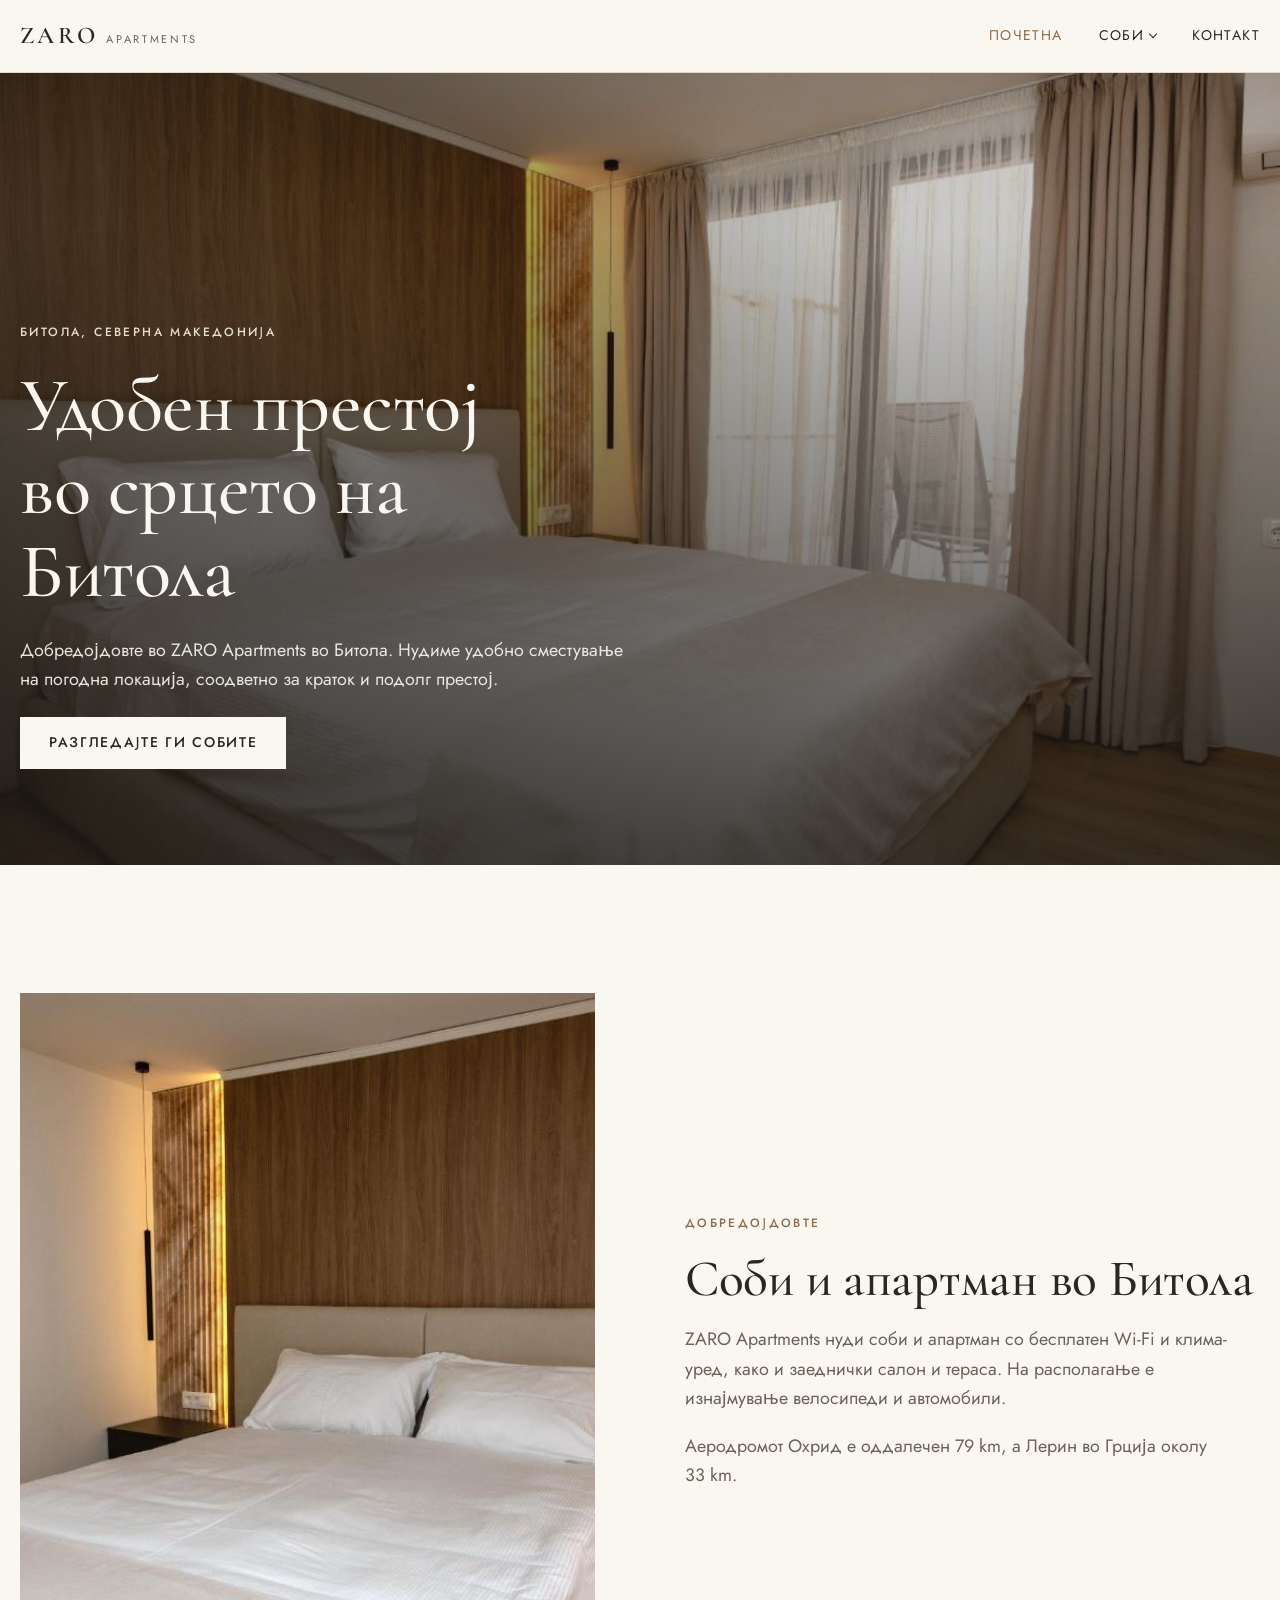
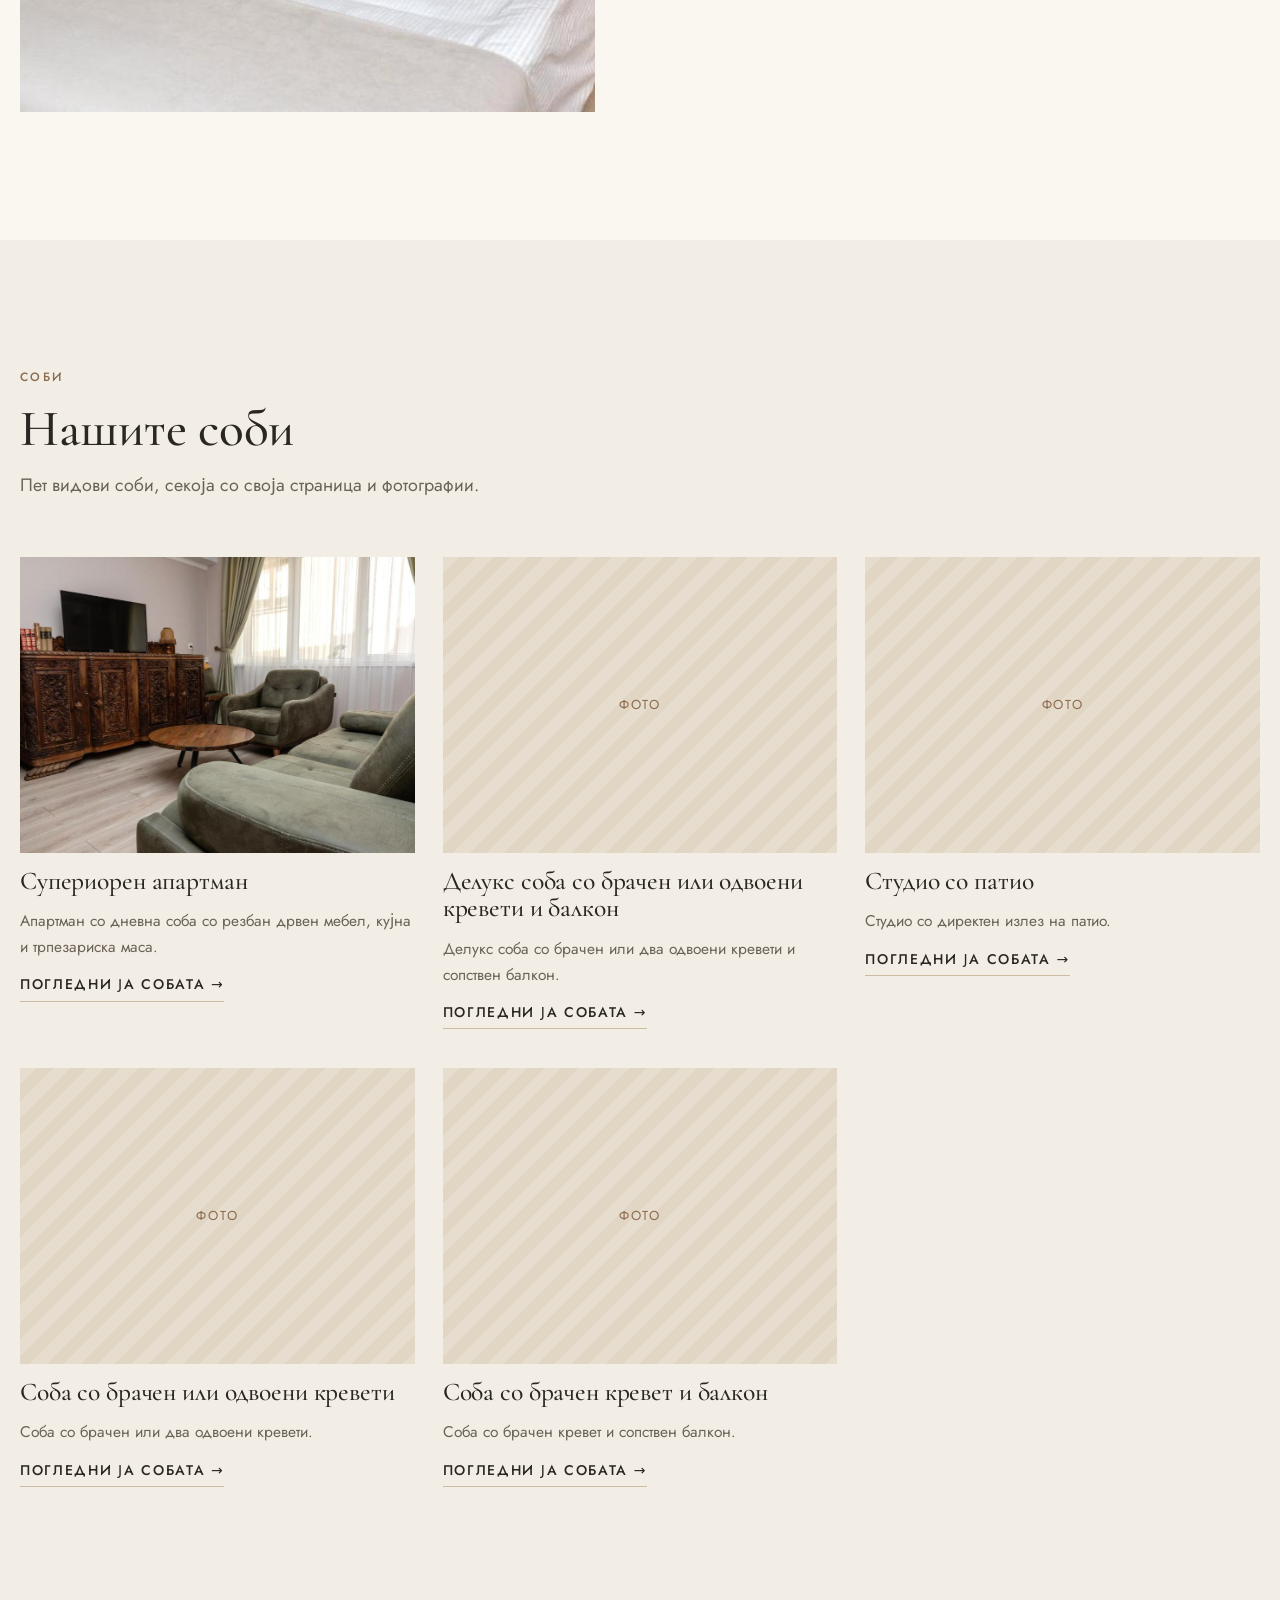
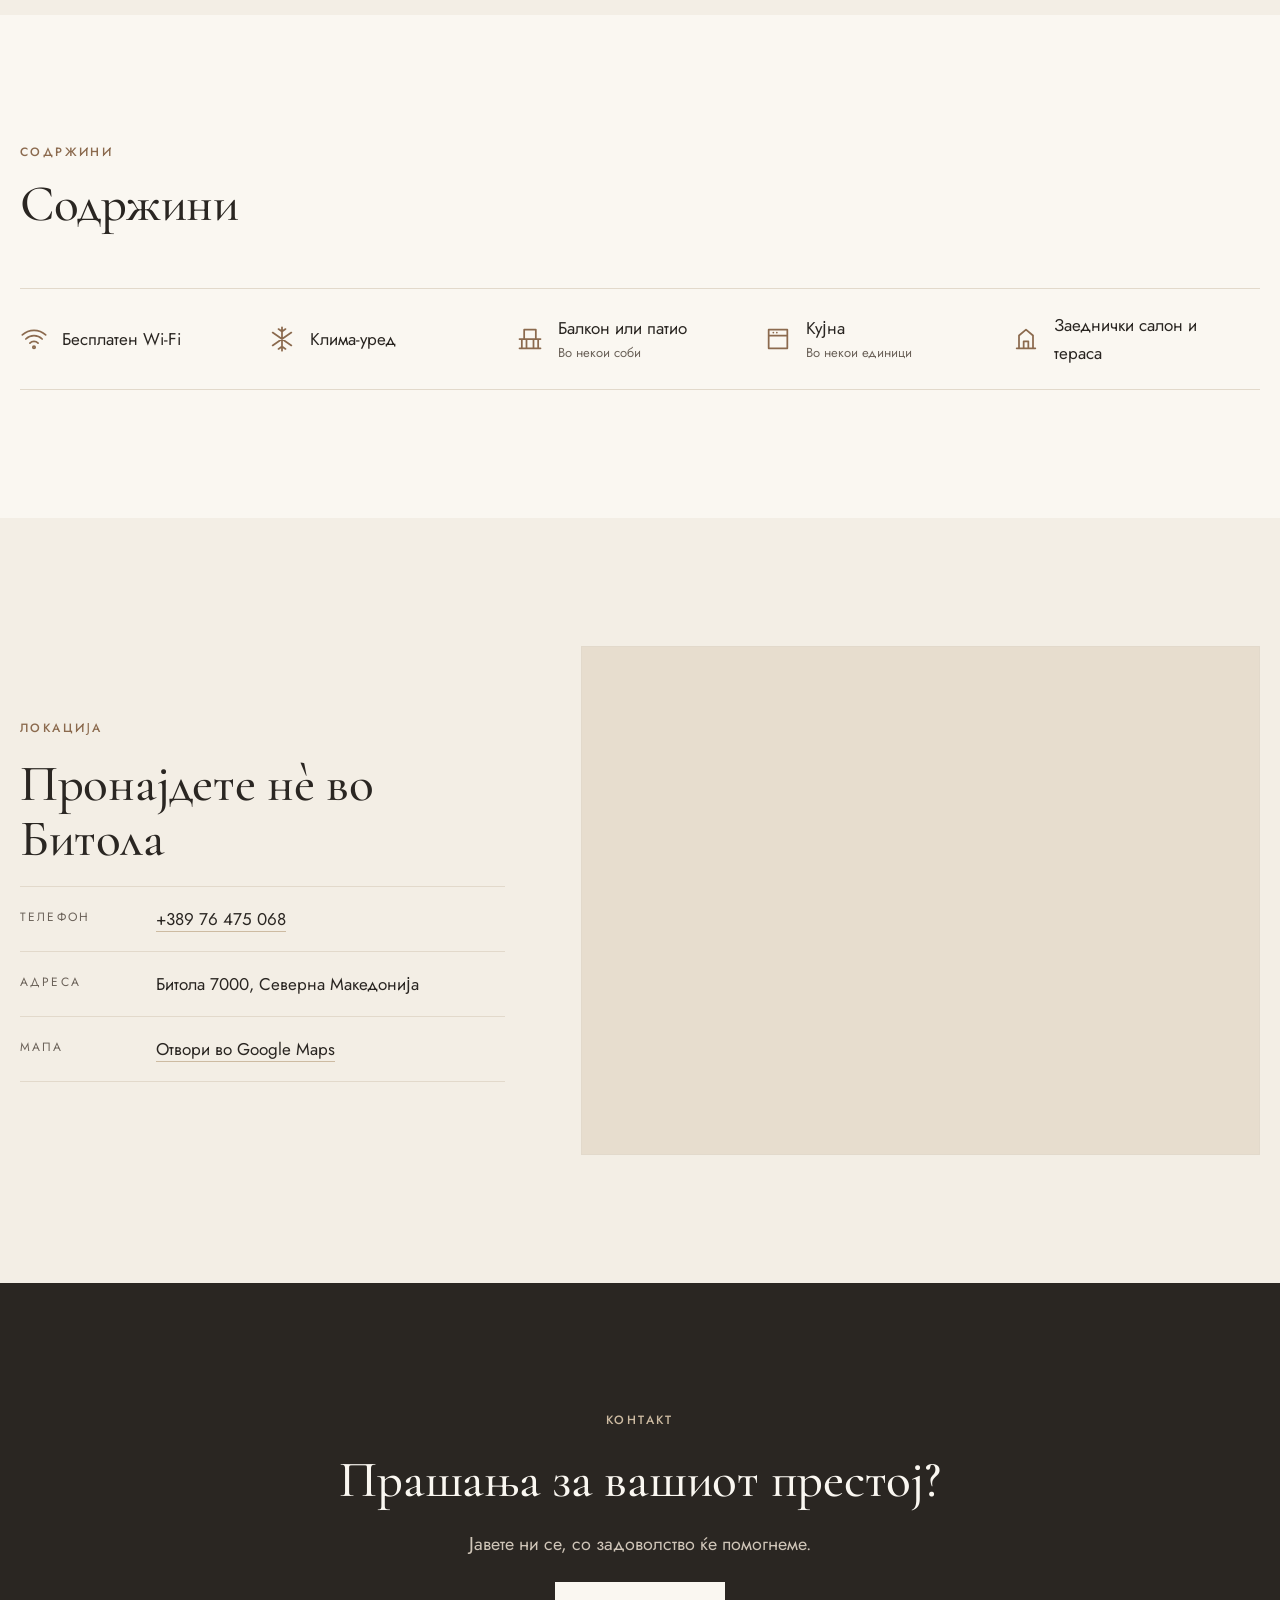
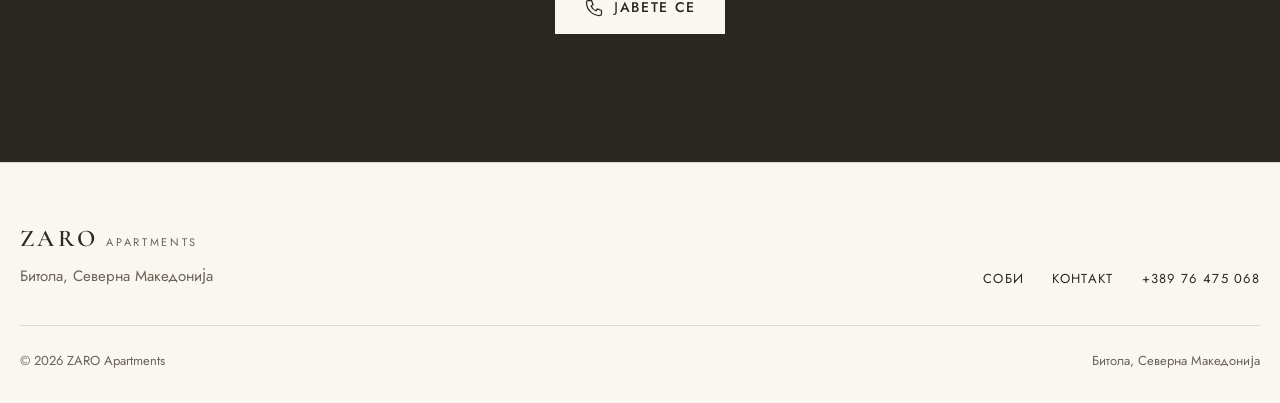
<file: index.html>
<!doctype html>
<html lang="mk"><head><meta charset="utf-8"><meta name="viewport" content="width=device-width,initial-scale=1">
<title>ZARO Apartments · Соби и апартман во Битола, Северна Македонија</title>
<meta name="description" content="ZARO Apartments во Битола, Северна Македонија. Соби и апартман со бесплатен Wi-Fi и клима-уред, за краток и подолг престој.">
<link rel="canonical" href="https://avellagency.github.io/zaroapartmani/">
<meta name="robots" content="index,follow,max-image-preview:large">
<link rel="alternate" hreflang="mk" href="https://avellagency.github.io/zaroapartmani/"><link rel="alternate" hreflang="x-default" href="https://avellagency.github.io/zaroapartmani/">
<meta property="og:image:width" content="1024"><meta property="og:image:height" content="683"><meta property="og:image:alt" content="Удобен престој во срцето на Битола">
<meta name="twitter:card" content="summary_large_image"><meta name="twitter:title" content="ZARO Apartments · Соби и апартман во Битола, Северна Македонија"><meta name="twitter:description" content="ZARO Apartments во Битола, Северна Македонија. Соби и апартман со бесплатен Wi-Fi и клима-уред, за краток и подолг престој."><meta name="twitter:image" content="https://avellagency.github.io/zaroapartmani/img/50.jpg">
<meta name="geo.region" content="MK"><meta name="geo.placename" content="Битола">
<meta name="format-detection" content="telephone=yes">
<link rel="manifest" href="site.webmanifest">
<meta property="og:type" content="website"><meta property="og:locale" content="mk_MK"><meta property="og:site_name" content="ZARO Apartments"><meta property="og:title" content="ZARO Apartments · Соби и апартман во Битола, Северна Македонија"><meta property="og:description" content="ZARO Apartments во Битола, Северна Македонија. Соби и апартман со бесплатен Wi-Fi и клима-уред, за краток и подолг престој."><meta property="og:url" content="https://avellagency.github.io/zaroapartmani/"><meta property="og:image" content="https://avellagency.github.io/zaroapartmani/img/50.jpg">
<meta name="theme-color" content="#FAF7F1">
<link rel="icon" href="data:image/svg+xml,%3Csvg xmlns='http://www.w3.org/2000/svg' viewBox='0 0 64 64'%3E%3Crect width='64' height='64' fill='%23FAF7F1'/%3E%3Ctext x='32' y='46' font-family='Georgia' font-size='40' fill='%238B6A4E' text-anchor='middle'%3EZ%3C/text%3E%3C/svg%3E">
<link rel="preload" as="image" href="img/50.jpg" fetchpriority="high">
<link rel="preconnect" href="https://fonts.googleapis.com"><link rel="preconnect" href="https://fonts.gstatic.com" crossorigin>
<link href="https://fonts.googleapis.com/css2?family=Cormorant+Garamond:wght@500;600&family=Jost:wght@400;500&display=swap" rel="stylesheet">
<link rel="stylesheet" href="assets/style.css">
<script type="application/ld+json">{"@context":"https://schema.org","@graph":[{"@type":"WebSite","@id":"https://avellagency.github.io/zaroapartmani/#website","url":"https://avellagency.github.io/zaroapartmani/","name":"ZARO Apartments","inLanguage":"mk"},{"@type":"LodgingBusiness","@id":"https://avellagency.github.io/zaroapartmani/#business","name":"ZARO Apartments","url":"https://avellagency.github.io/zaroapartmani/","telephone":"+38976475068","image":"https://avellagency.github.io/zaroapartmani/img/50.jpg","address":{"@type":"PostalAddress","addressLocality":"Битола","postalCode":"7000","addressCountry":"MK"},"areaServed":"Битола","description":"ZARO Apartments во Битола, Северна Македонија. Соби и апартман со бесплатен Wi-Fi и клима-уред, за краток и подолг престој.","amenityFeature":[{"@type":"LocationFeatureSpecification","name":"Бесплатен Wi-Fi","value":true},{"@type":"LocationFeatureSpecification","name":"Клима-уред","value":true},{"@type":"LocationFeatureSpecification","name":"Заеднички салон","value":true},{"@type":"LocationFeatureSpecification","name":"Тераса","value":true},{"@type":"LocationFeatureSpecification","name":"Изнајмување велосипеди","value":true},{"@type":"LocationFeatureSpecification","name":"Изнајмување автомобили","value":true}],"containsPlace":[{"@id":"https://avellagency.github.io/zaroapartmani/rooms/deluxe-double-twin-room-with-balcony/#room"},{"@id":"https://avellagency.github.io/zaroapartmani/rooms/double-room-with-balcony/#room"},{"@id":"https://avellagency.github.io/zaroapartmani/rooms/double-twin-room/#room"},{"@id":"https://avellagency.github.io/zaroapartmani/rooms/studio-with-patio/#room"},{"@id":"https://avellagency.github.io/zaroapartmani/rooms/superior-apartment/#room"}]}]}</script>
</head><body>
<a class="skip" href="#main">Прескокни до содржината</a>
<header class="hdr"><div class="wrap">
<a href="index.html" class="logo" aria-label="ZARO Apartments, почетна">ZARO<small>APARTMENTS</small></a>
<button class="burger" aria-label="Мени" aria-expanded="false" aria-controls="nav"><i></i><i></i></button>
<nav id="nav" class="nav" aria-label="Главно мени">
<a href="index.html" aria-current="page">Почетна</a>
<div class="dd"><button aria-expanded="false" aria-controls="rooms-menu">Соби</button>
<ul id="rooms-menu"><li><a href="rooms/superior-apartment/index.html">Супериорен апартман</a></li><li><a href="rooms/deluxe-double-twin-room-with-balcony/index.html">Делукс соба со брачен или одвоени кревети и балкон</a></li><li><a href="rooms/studio-with-patio/index.html">Студио со патио</a></li><li><a href="rooms/double-twin-room/index.html">Соба со брачен или одвоени кревети</a></li><li><a href="rooms/double-room-with-balcony/index.html">Соба со брачен кревет и балкон</a></li></ul></div>
<a href="contact/index.html">Контакт</a>
</nav></div></header>
<main id="main">
<section class="hero">
<img src="img/50.jpg" alt="Светла спална соба со бела постелнина и проѕирни завеси" width="1024" height="683" fetchpriority="high">
<div class="wrap"><p class="eyebrow">Битола, Северна Македонија</p>
<h1>Удобен престој во срцето на Битола</h1>
<p class="lead">Добредојдовте во ZARO Apartments во Битола. Нудиме удобно сместување на погодна локација, соодветно за краток и подолг престој.</p>
<a href="index.html#rooms" class="btn light">Разгледајте ги собите</a></div></section>

<section class="sec"><div class="wrap split">
<img src="img/13.jpg" alt="Спална соба со топли дрвени ѕидни панели и мека светлина" width="1024" height="683" loading="lazy">
<div class="stack"><p class="eyebrow">Добредојдовте</p><h2>Соби и апартман во Битола</h2>
<p class="lead">ZARO Apartments нуди соби и апартман со бесплатен Wi-Fi и клима-уред, како и заеднички салон и тераса. На располагање е изнајмување велосипеди и автомобили.</p>
<p class="lead">Аеродромот Охрид е оддалечен 79 km, а Лерин во Грција околу 33 km.</p></div></div></section>

<section class="sec alt" id="rooms"><div class="wrap">
<div class="head"><p class="eyebrow">Соби</p><h2>Нашите соби</h2><p class="lead">Пет видови соби, секоја со своја страница и фотографии.</p></div>
<div class="cards"><article class="rc"><a href="rooms/superior-apartment/index.html" class="ph" tabindex="-1" aria-hidden="true"><img src="img/25.jpg" alt="Дневна соба со резбан дрвен ормар и зелена гарнитура" width="1024" height="683" loading="lazy"></a><h3><a href="rooms/superior-apartment/index.html">Супериорен апартман</a></h3><p>Апартман со дневна соба со резбан дрвен мебел, кујна и трпезариска маса.</p><a href="rooms/superior-apartment/index.html" class="link" aria-label="Погледни ја собата: Супериорен апартман">Погледни ја собата →</a></article><article class="rc"><a href="rooms/deluxe-double-twin-room-with-balcony/index.html" class="ph" tabindex="-1" aria-hidden="true"><div class="ph-empty">Фото</div></a><h3><a href="rooms/deluxe-double-twin-room-with-balcony/index.html">Делукс соба со брачен или одвоени кревети и балкон</a></h3><p>Делукс соба со брачен или два одвоени кревети и сопствен балкон.</p><a href="rooms/deluxe-double-twin-room-with-balcony/index.html" class="link" aria-label="Погледни ја собата: Делукс соба со брачен или одвоени кревети и балкон">Погледни ја собата →</a></article><article class="rc"><a href="rooms/studio-with-patio/index.html" class="ph" tabindex="-1" aria-hidden="true"><div class="ph-empty">Фото</div></a><h3><a href="rooms/studio-with-patio/index.html">Студио со патио</a></h3><p>Студио со директен излез на патио.</p><a href="rooms/studio-with-patio/index.html" class="link" aria-label="Погледни ја собата: Студио со патио">Погледни ја собата →</a></article><article class="rc"><a href="rooms/double-twin-room/index.html" class="ph" tabindex="-1" aria-hidden="true"><div class="ph-empty">Фото</div></a><h3><a href="rooms/double-twin-room/index.html">Соба со брачен или одвоени кревети</a></h3><p>Соба со брачен или два одвоени кревети.</p><a href="rooms/double-twin-room/index.html" class="link" aria-label="Погледни ја собата: Соба со брачен или одвоени кревети">Погледни ја собата →</a></article><article class="rc"><a href="rooms/double-room-with-balcony/index.html" class="ph" tabindex="-1" aria-hidden="true"><div class="ph-empty">Фото</div></a><h3><a href="rooms/double-room-with-balcony/index.html">Соба со брачен кревет и балкон</a></h3><p>Соба со брачен кревет и сопствен балкон.</p><a href="rooms/double-room-with-balcony/index.html" class="link" aria-label="Погледни ја собата: Соба со брачен кревет и балкон">Погледни ја собата →</a></article></div>
</div></section>

<section class="sec"><div class="wrap">
<div class="head"><p class="eyebrow">Содржини</p><h2>Содржини</h2></div>
<ul class="am">
<li><svg class="ico" viewBox="0 0 24 24" aria-hidden="true"><path d="M2 8.5a15 15 0 0 1 20 0M5 12a10 10 0 0 1 14 0M8.5 15.5a5 5 0 0 1 7 0"/><circle cx="12" cy="19" r="1"/></svg><span>Бесплатен Wi-Fi</span></li>
<li><svg class="ico" viewBox="0 0 24 24" aria-hidden="true"><path d="M12 2v20M4 6.5l16 11M20 6.5l-16 11M9 3.5l3 2 3-2M9 20.5l3-2 3 2"/></svg><span>Клима-уред</span></li>
<li><svg class="ico" viewBox="0 0 24 24" aria-hidden="true"><path d="M3 12h18M5 12v8M9 12v8M15 12v8M19 12v8M3 20h18M7 12V4h10v8"/></svg><span>Балкон или патио<small>Во некои соби</small></span></li>
<li><svg class="ico" viewBox="0 0 24 24" aria-hidden="true"><path d="M4 4h16v16H4zM4 9h16M8 6.5h.01M11 6.5h.01"/></svg><span>Кујна<small>Во некои единици</small></span></li>
<li><svg class="ico" viewBox="0 0 24 24" aria-hidden="true"><path d="M4 20h16M6 20V9l6-5 6 5v11M10 20v-6h4v6"/></svg><span>Заеднички салон и тераса</span></li>
</ul></div></section>

<section class="sec alt" id="location"><div class="wrap loc">
<div class="stack"><p class="eyebrow">Локација</p><h2>Пронајдете нè во Битола</h2><dl class="dl">
<div><dt>Телефон</dt><dd><a href="tel:+38976475068">+389 76 475 068</a></dd></div>
<div><dt>Адреса</dt><dd>Битола 7000, Северна Македонија</dd></div>
<div><dt>Мапа</dt><dd><a href="https://www.google.com/maps/search/?api=1&query=ZARO+Apartments+Bitola" target="_blank" rel="noopener">Отвори во Google Maps</a></dd></div></dl></div>
<div class="map"><iframe src="https://www.google.com/maps?q=ZARO+Apartments+Bitola&z=15&output=embed" loading="lazy" title="Мапа со локацијата на ZARO Apartments во Битола" referrerpolicy="no-referrer-when-downgrade"></iframe></div></div></section>

<section class="sec cta"><div class="wrap"><p class="eyebrow">Контакт</p><h2>Прашања за вашиот престој?</h2><p class="lead">Јавете ни се, со задоволство ќе помогнеме.</p><a href="tel:+38976475068" class="btn light"><svg class="ico" viewBox="0 0 24 24" aria-hidden="true"><path d="M5 3h4l2 5-2.5 1.5a11 11 0 0 0 6 6L16 13l5 2v4a2 2 0 0 1-2 2A16 16 0 0 1 3 5a2 2 0 0 1 2-2z"/></svg>Јавете се</a></div></section>
</main>
<footer class="ftr"><div class="wrap">
<div class="ftr-top"><div class="stack" style="gap:6px"><span class="logo">ZARO<small>APARTMENTS</small></span><span style="color:var(--mut)">Битола, Северна Македонија</span></div>
<nav aria-label="Подножје"><a href="index.html#rooms">Соби</a><a href="contact/index.html">Контакт</a><a href="tel:+38976475068">+389 76 475 068</a></nav></div>
<div class="ftr-base"><span>© 2026 ZARO Apartments</span><span>Битола, Северна Македонија</span></div>
</div></footer>
<script src="assets/main.js" defer></script>
</body></html>
</file>
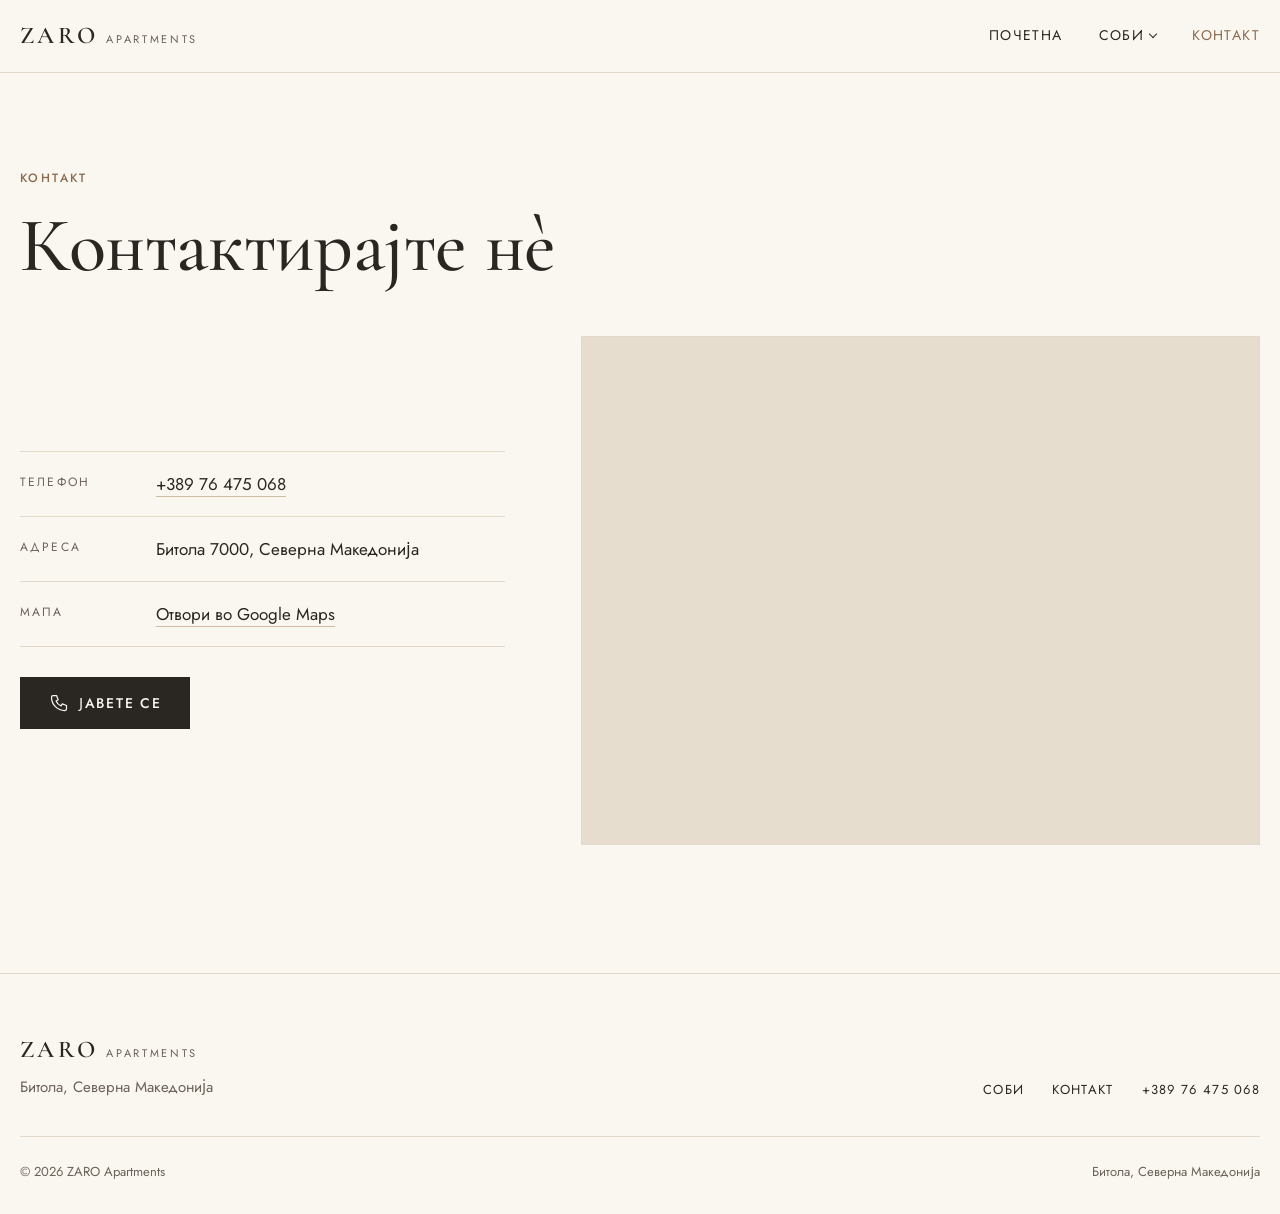
<file: contact/index.html>
<!doctype html>
<html lang="mk"><head><meta charset="utf-8"><meta name="viewport" content="width=device-width,initial-scale=1">
<title>Контакт · ZARO Apartments Битола</title>
<meta name="description" content="Контактирајте ги ZARO Apartments во Битола, Северна Македонија по телефон. Адреса и упатства на Google Maps.">
<link rel="canonical" href="https://avellagency.github.io/zaroapartmani/contact/">
<meta name="robots" content="index,follow,max-image-preview:large">
<link rel="alternate" hreflang="mk" href="https://avellagency.github.io/zaroapartmani/contact/"><link rel="alternate" hreflang="x-default" href="https://avellagency.github.io/zaroapartmani/contact/">
<meta property="og:image:width" content="1024"><meta property="og:image:height" content="683"><meta property="og:image:alt" content="Контактирајте нè">
<meta name="twitter:card" content="summary_large_image"><meta name="twitter:title" content="Контакт · ZARO Apartments Битола"><meta name="twitter:description" content="Контактирајте ги ZARO Apartments во Битола, Северна Македонија по телефон. Адреса и упатства на Google Maps."><meta name="twitter:image" content="https://avellagency.github.io/zaroapartmani/img/50.jpg">
<meta name="geo.region" content="MK"><meta name="geo.placename" content="Битола">
<meta name="format-detection" content="telephone=yes">
<link rel="manifest" href="../site.webmanifest">
<meta property="og:type" content="website"><meta property="og:locale" content="mk_MK"><meta property="og:site_name" content="ZARO Apartments"><meta property="og:title" content="Контакт · ZARO Apartments Битола"><meta property="og:description" content="Контактирајте ги ZARO Apartments во Битола, Северна Македонија по телефон. Адреса и упатства на Google Maps."><meta property="og:url" content="https://avellagency.github.io/zaroapartmani/contact/"><meta property="og:image" content="https://avellagency.github.io/zaroapartmani/img/50.jpg">
<meta name="theme-color" content="#FAF7F1">
<link rel="icon" href="data:image/svg+xml,%3Csvg xmlns='http://www.w3.org/2000/svg' viewBox='0 0 64 64'%3E%3Crect width='64' height='64' fill='%23FAF7F1'/%3E%3Ctext x='32' y='46' font-family='Georgia' font-size='40' fill='%238B6A4E' text-anchor='middle'%3EZ%3C/text%3E%3C/svg%3E">
<link rel="preconnect" href="https://fonts.googleapis.com"><link rel="preconnect" href="https://fonts.gstatic.com" crossorigin>
<link href="https://fonts.googleapis.com/css2?family=Cormorant+Garamond:wght@500;600&family=Jost:wght@400;500&display=swap" rel="stylesheet">
<link rel="stylesheet" href="../assets/style.css">
<script type="application/ld+json">{"@context":"https://schema.org","@graph":[{"@type":"ContactPage","url":"https://avellagency.github.io/zaroapartmani/contact/","name":"Контакт · ZARO Apartments Битола","about":{"@id":"https://avellagency.github.io/zaroapartmani/#business"}},{"@type":"LodgingBusiness","@id":"https://avellagency.github.io/zaroapartmani/#business","name":"ZARO Apartments","url":"https://avellagency.github.io/zaroapartmani/","telephone":"+38976475068","image":"https://avellagency.github.io/zaroapartmani/img/50.jpg","address":{"@type":"PostalAddress","addressLocality":"Битола","postalCode":"7000","addressCountry":"MK"},"areaServed":"Битола"},{"@type":"BreadcrumbList","itemListElement":[{"@type":"ListItem","position":1,"name":"Почетна","item":"https://avellagency.github.io/zaroapartmani/"},{"@type":"ListItem","position":2,"name":"Контакт","item":"https://avellagency.github.io/zaroapartmani/contact/"}]}]}</script>
</head><body>
<a class="skip" href="#main">Прескокни до содржината</a>
<header class="hdr"><div class="wrap">
<a href="../index.html" class="logo" aria-label="ZARO Apartments, почетна">ZARO<small>APARTMENTS</small></a>
<button class="burger" aria-label="Мени" aria-expanded="false" aria-controls="nav"><i></i><i></i></button>
<nav id="nav" class="nav" aria-label="Главно мени">
<a href="../index.html">Почетна</a>
<div class="dd"><button aria-expanded="false" aria-controls="rooms-menu">Соби</button>
<ul id="rooms-menu"><li><a href="../rooms/superior-apartment/index.html">Супериорен апартман</a></li><li><a href="../rooms/deluxe-double-twin-room-with-balcony/index.html">Делукс соба со брачен или одвоени кревети и балкон</a></li><li><a href="../rooms/studio-with-patio/index.html">Студио со патио</a></li><li><a href="../rooms/double-twin-room/index.html">Соба со брачен или одвоени кревети</a></li><li><a href="../rooms/double-room-with-balcony/index.html">Соба со брачен кревет и балкон</a></li></ul></div>
<a href="../contact/index.html" aria-current="page">Контакт</a>
</nav></div></header>
<main id="main">
<div class="wrap rhead" style="padding-top:clamp(56px,8vw,96px)"><p class="eyebrow">Контакт</p><h1>Контактирајте нè</h1></div>
<div class="wrap loc" style="padding-bottom:clamp(72px,10vw,128px)"><div class="stack"><dl class="dl">
<div><dt>Телефон</dt><dd><a href="tel:+38976475068">+389 76 475 068</a></dd></div>
<div><dt>Адреса</dt><dd>Битола 7000, Северна Македонија</dd></div>
<div><dt>Мапа</dt><dd><a href="https://www.google.com/maps/search/?api=1&query=ZARO+Apartments+Bitola" target="_blank" rel="noopener">Отвори во Google Maps</a></dd></div></dl><div style="margin-top:12px"><a href="tel:+38976475068" class="btn "><svg class="ico" viewBox="0 0 24 24" aria-hidden="true"><path d="M5 3h4l2 5-2.5 1.5a11 11 0 0 0 6 6L16 13l5 2v4a2 2 0 0 1-2 2A16 16 0 0 1 3 5a2 2 0 0 1 2-2z"/></svg>Јавете се</a></div></div><div class="map"><iframe src="https://www.google.com/maps?q=ZARO+Apartments+Bitola&z=15&output=embed" loading="lazy" title="Мапа со локацијата на ZARO Apartments во Битола" referrerpolicy="no-referrer-when-downgrade"></iframe></div></div>
</main>
<footer class="ftr"><div class="wrap">
<div class="ftr-top"><div class="stack" style="gap:6px"><span class="logo">ZARO<small>APARTMENTS</small></span><span style="color:var(--mut)">Битола, Северна Македонија</span></div>
<nav aria-label="Подножје"><a href="../index.html#rooms">Соби</a><a href="../contact/index.html">Контакт</a><a href="tel:+38976475068">+389 76 475 068</a></nav></div>
<div class="ftr-base"><span>© 2026 ZARO Apartments</span><span>Битола, Северна Македонија</span></div>
</div></footer>
<script src="../assets/main.js" defer></script>
</body></html>
</file>
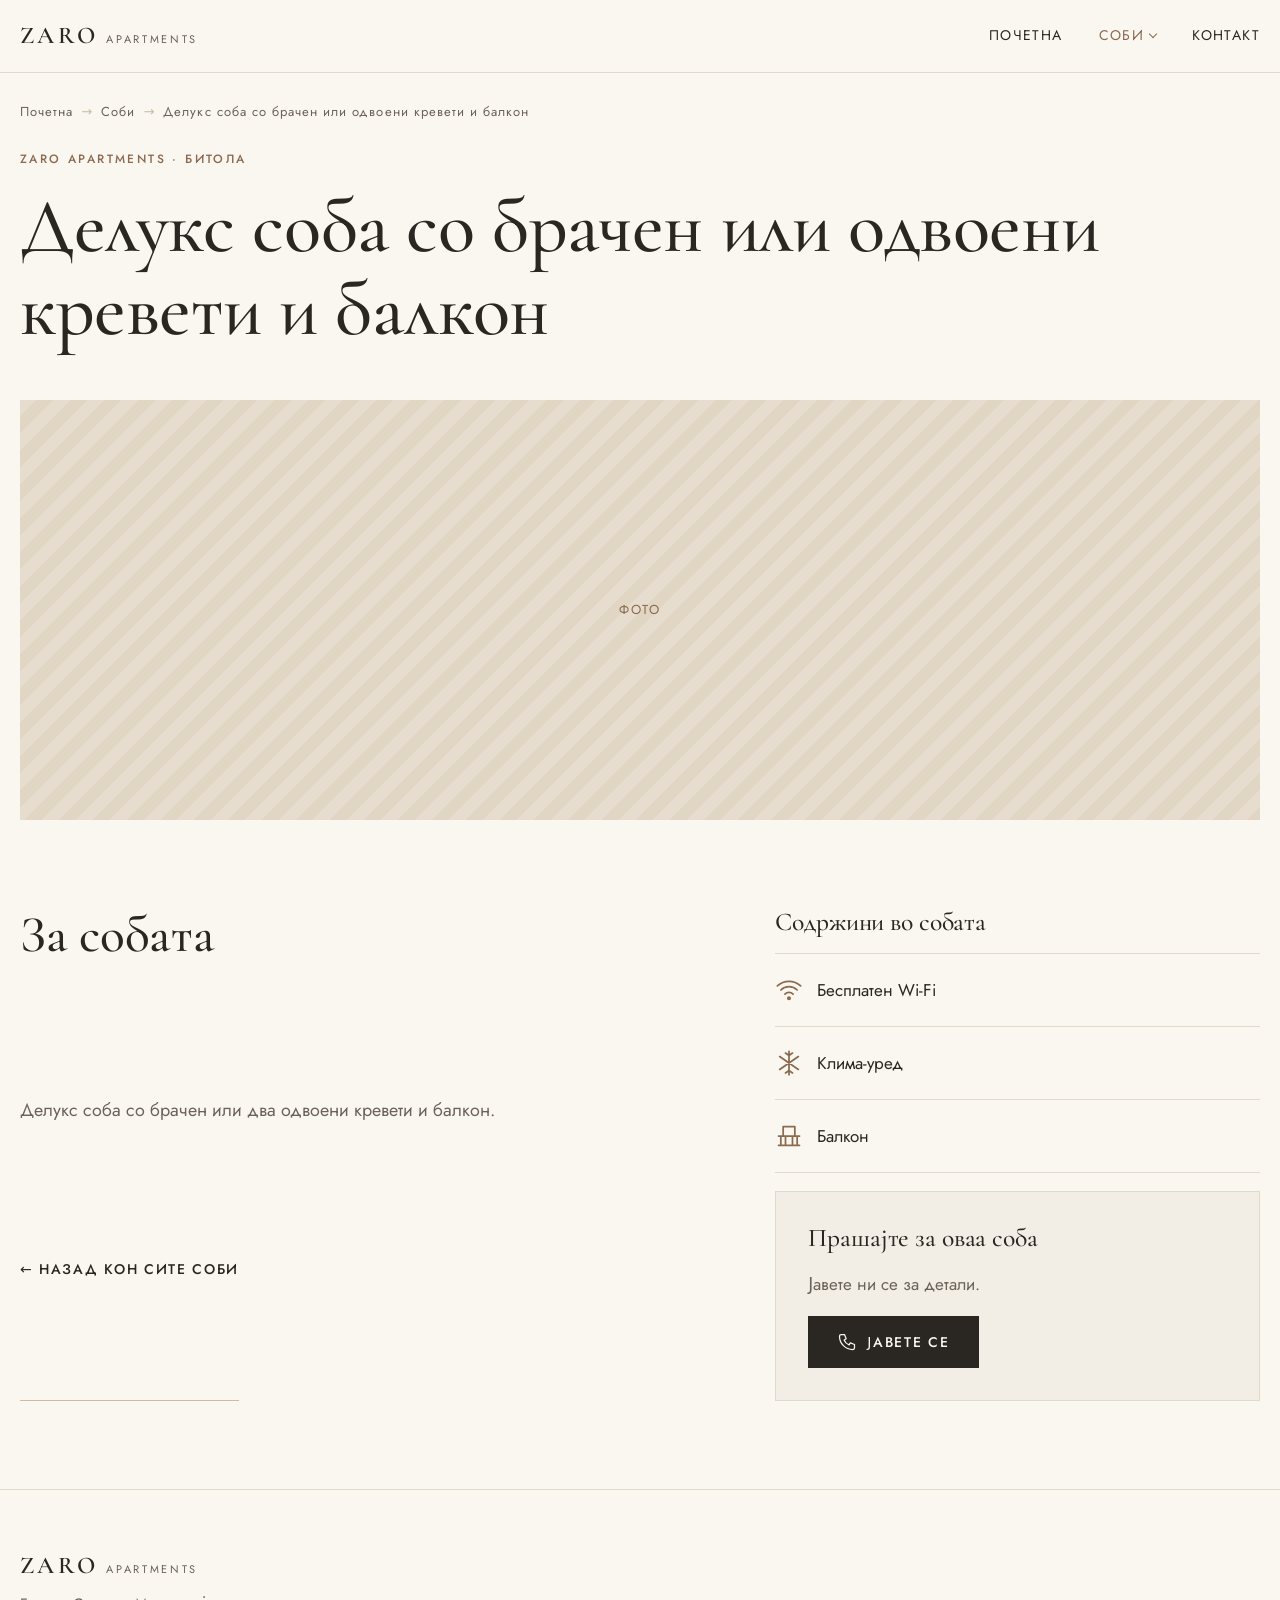
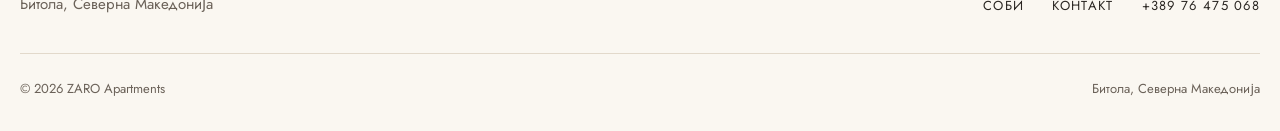
<file: rooms/deluxe-double-twin-room-with-balcony/index.html>
<!doctype html>
<html lang="mk"><head><meta charset="utf-8"><meta name="viewport" content="width=device-width,initial-scale=1">
<title>Делукс соба со брачен или одвоени кревети и балкон · ZARO Apartments Битола</title>
<meta name="description" content="Делукс соба со брачен или два одвоени кревети и сопствен балкон. ZARO Apartments, Битола, Северна Македонија.">
<link rel="canonical" href="https://avellagency.github.io/zaroapartmani/rooms/deluxe-double-twin-room-with-balcony/">
<meta name="robots" content="index,follow,max-image-preview:large">
<link rel="alternate" hreflang="mk" href="https://avellagency.github.io/zaroapartmani/rooms/deluxe-double-twin-room-with-balcony/"><link rel="alternate" hreflang="x-default" href="https://avellagency.github.io/zaroapartmani/rooms/deluxe-double-twin-room-with-balcony/">
<meta property="og:image:width" content="1024"><meta property="og:image:height" content="683"><meta property="og:image:alt" content="Делукс соба со брачен или одвоени кревети и балкон">
<meta name="twitter:card" content="summary_large_image"><meta name="twitter:title" content="Делукс соба со брачен или одвоени кревети и балкон · ZARO Apartments Битола"><meta name="twitter:description" content="Делукс соба со брачен или два одвоени кревети и сопствен балкон. ZARO Apartments, Битола, Северна Македонија."><meta name="twitter:image" content="https://avellagency.github.io/zaroapartmani/img/50.jpg">
<meta name="geo.region" content="MK"><meta name="geo.placename" content="Битола">
<meta name="format-detection" content="telephone=yes">
<link rel="manifest" href="../../site.webmanifest">
<meta property="og:type" content="website"><meta property="og:locale" content="mk_MK"><meta property="og:site_name" content="ZARO Apartments"><meta property="og:title" content="Делукс соба со брачен или одвоени кревети и балкон · ZARO Apartments Битола"><meta property="og:description" content="Делукс соба со брачен или два одвоени кревети и сопствен балкон. ZARO Apartments, Битола, Северна Македонија."><meta property="og:url" content="https://avellagency.github.io/zaroapartmani/rooms/deluxe-double-twin-room-with-balcony/"><meta property="og:image" content="https://avellagency.github.io/zaroapartmani/img/50.jpg">
<meta name="theme-color" content="#FAF7F1">
<link rel="icon" href="data:image/svg+xml,%3Csvg xmlns='http://www.w3.org/2000/svg' viewBox='0 0 64 64'%3E%3Crect width='64' height='64' fill='%23FAF7F1'/%3E%3Ctext x='32' y='46' font-family='Georgia' font-size='40' fill='%238B6A4E' text-anchor='middle'%3EZ%3C/text%3E%3C/svg%3E">
<link rel="preconnect" href="https://fonts.googleapis.com"><link rel="preconnect" href="https://fonts.gstatic.com" crossorigin>
<link href="https://fonts.googleapis.com/css2?family=Cormorant+Garamond:wght@500;600&family=Jost:wght@400;500&display=swap" rel="stylesheet">
<link rel="stylesheet" href="../../assets/style.css">
<script type="application/ld+json">{"@context":"https://schema.org","@graph":[{"@type":"HotelRoom","@id":"https://avellagency.github.io/zaroapartmani/rooms/deluxe-double-twin-room-with-balcony/#room","name":"Делукс соба со брачен или одвоени кревети и балкон","description":"Делукс соба со брачен или два одвоени кревети и сопствен балкон. ZARO Apartments, Битола, Северна Македонија.","url":"https://avellagency.github.io/zaroapartmani/rooms/deluxe-double-twin-room-with-balcony/","image":[],"containedInPlace":{"@id":"https://avellagency.github.io/zaroapartmani/#business"},"amenityFeature":[{"@type":"LocationFeatureSpecification","name":"Бесплатен Wi-Fi","value":true},{"@type":"LocationFeatureSpecification","name":"Клима-уред","value":true},{"@type":"LocationFeatureSpecification","name":"Балкон","value":true}]},{"@type":"BreadcrumbList","itemListElement":[{"@type":"ListItem","position":1,"name":"Почетна","item":"https://avellagency.github.io/zaroapartmani/"},{"@type":"ListItem","position":2,"name":"Соби","item":"https://avellagency.github.io/zaroapartmani/#rooms"},{"@type":"ListItem","position":3,"name":"Делукс соба со брачен или одвоени кревети и балкон","item":"https://avellagency.github.io/zaroapartmani/rooms/deluxe-double-twin-room-with-balcony/"}]}]}</script>
</head><body>
<a class="skip" href="#main">Прескокни до содржината</a>
<header class="hdr"><div class="wrap">
<a href="../../index.html" class="logo" aria-label="ZARO Apartments, почетна">ZARO<small>APARTMENTS</small></a>
<button class="burger" aria-label="Мени" aria-expanded="false" aria-controls="nav"><i></i><i></i></button>
<nav id="nav" class="nav" aria-label="Главно мени">
<a href="../../index.html">Почетна</a>
<div class="dd cur"><button aria-expanded="false" aria-controls="rooms-menu">Соби</button>
<ul id="rooms-menu"><li><a href="../../rooms/superior-apartment/index.html">Супериорен апартман</a></li><li><a href="../../rooms/deluxe-double-twin-room-with-balcony/index.html" aria-current="page">Делукс соба со брачен или одвоени кревети и балкон</a></li><li><a href="../../rooms/studio-with-patio/index.html">Студио со патио</a></li><li><a href="../../rooms/double-twin-room/index.html">Соба со брачен или одвоени кревети</a></li><li><a href="../../rooms/double-room-with-balcony/index.html">Соба со брачен кревет и балкон</a></li></ul></div>
<a href="../../contact/index.html">Контакт</a>
</nav></div></header>
<main id="main">
<nav class="wrap crumb" aria-label="Патека"><ol><li><a href="../../index.html">Почетна</a></li><li><a href="../../index.html#rooms">Соби</a></li><li aria-current="page">Делукс соба со брачен или одвоени кревети и балкон</li></ol></nav>
<div class="wrap rhead"><p class="eyebrow">ZARO Apartments · Битола</p><h1>Делукс соба со брачен или одвоени кревети и балкон</h1></div>
<div class="wrap"><div class="gal"><div class="ph-empty">Фото</div></div></div>
<div class="wrap rbody">
<div class="stack"><h2>За собата</h2><p class="lead">Делукс соба со брачен или два одвоени кревети и балкон.</p><a href="../../index.html#rooms" class="link">← Назад кон сите соби</a></div>
<div class="stack"><h3>Содржини во собата</h3><ul class="am"><li><svg class="ico" viewBox="0 0 24 24" aria-hidden="true"><path d="M2 8.5a15 15 0 0 1 20 0M5 12a10 10 0 0 1 14 0M8.5 15.5a5 5 0 0 1 7 0"/><circle cx="12" cy="19" r="1"/></svg><span>Бесплатен Wi-Fi</span></li><li><svg class="ico" viewBox="0 0 24 24" aria-hidden="true"><path d="M12 2v20M4 6.5l16 11M20 6.5l-16 11M9 3.5l3 2 3-2M9 20.5l3-2 3 2"/></svg><span>Клима-уред</span></li><li><svg class="ico" viewBox="0 0 24 24" aria-hidden="true"><path d="M3 12h18M5 12v8M9 12v8M15 12v8M19 12v8M3 20h18M7 12V4h10v8"/></svg><span>Балкон</span></li></ul>
<div class="side"><h3>Прашајте за оваа соба</h3><p style="color:var(--mut)">Јавете ни се за детали.</p><a href="tel:+38976475068" class="btn "><svg class="ico" viewBox="0 0 24 24" aria-hidden="true"><path d="M5 3h4l2 5-2.5 1.5a11 11 0 0 0 6 6L16 13l5 2v4a2 2 0 0 1-2 2A16 16 0 0 1 3 5a2 2 0 0 1 2-2z"/></svg>Јавете се</a></div></div>
</div>
<div class="lb" role="dialog" aria-modal="true" aria-label="Преглед на фотографии"><div class="lb-bar"><span class="n"></span><button type="button" class="x" aria-label="Затвори">✕</button></div><button type="button" class="pv" aria-label="Претходна фотографија">←</button><img alt=""><button type="button" class="nx" aria-label="Следна фотографија">→</button></div>
</main>
<footer class="ftr"><div class="wrap">
<div class="ftr-top"><div class="stack" style="gap:6px"><span class="logo">ZARO<small>APARTMENTS</small></span><span style="color:var(--mut)">Битола, Северна Македонија</span></div>
<nav aria-label="Подножје"><a href="../../index.html#rooms">Соби</a><a href="../../contact/index.html">Контакт</a><a href="tel:+38976475068">+389 76 475 068</a></nav></div>
<div class="ftr-base"><span>© 2026 ZARO Apartments</span><span>Битола, Северна Македонија</span></div>
</div></footer>
<script src="../../assets/main.js" defer></script>
</body></html>
</file>
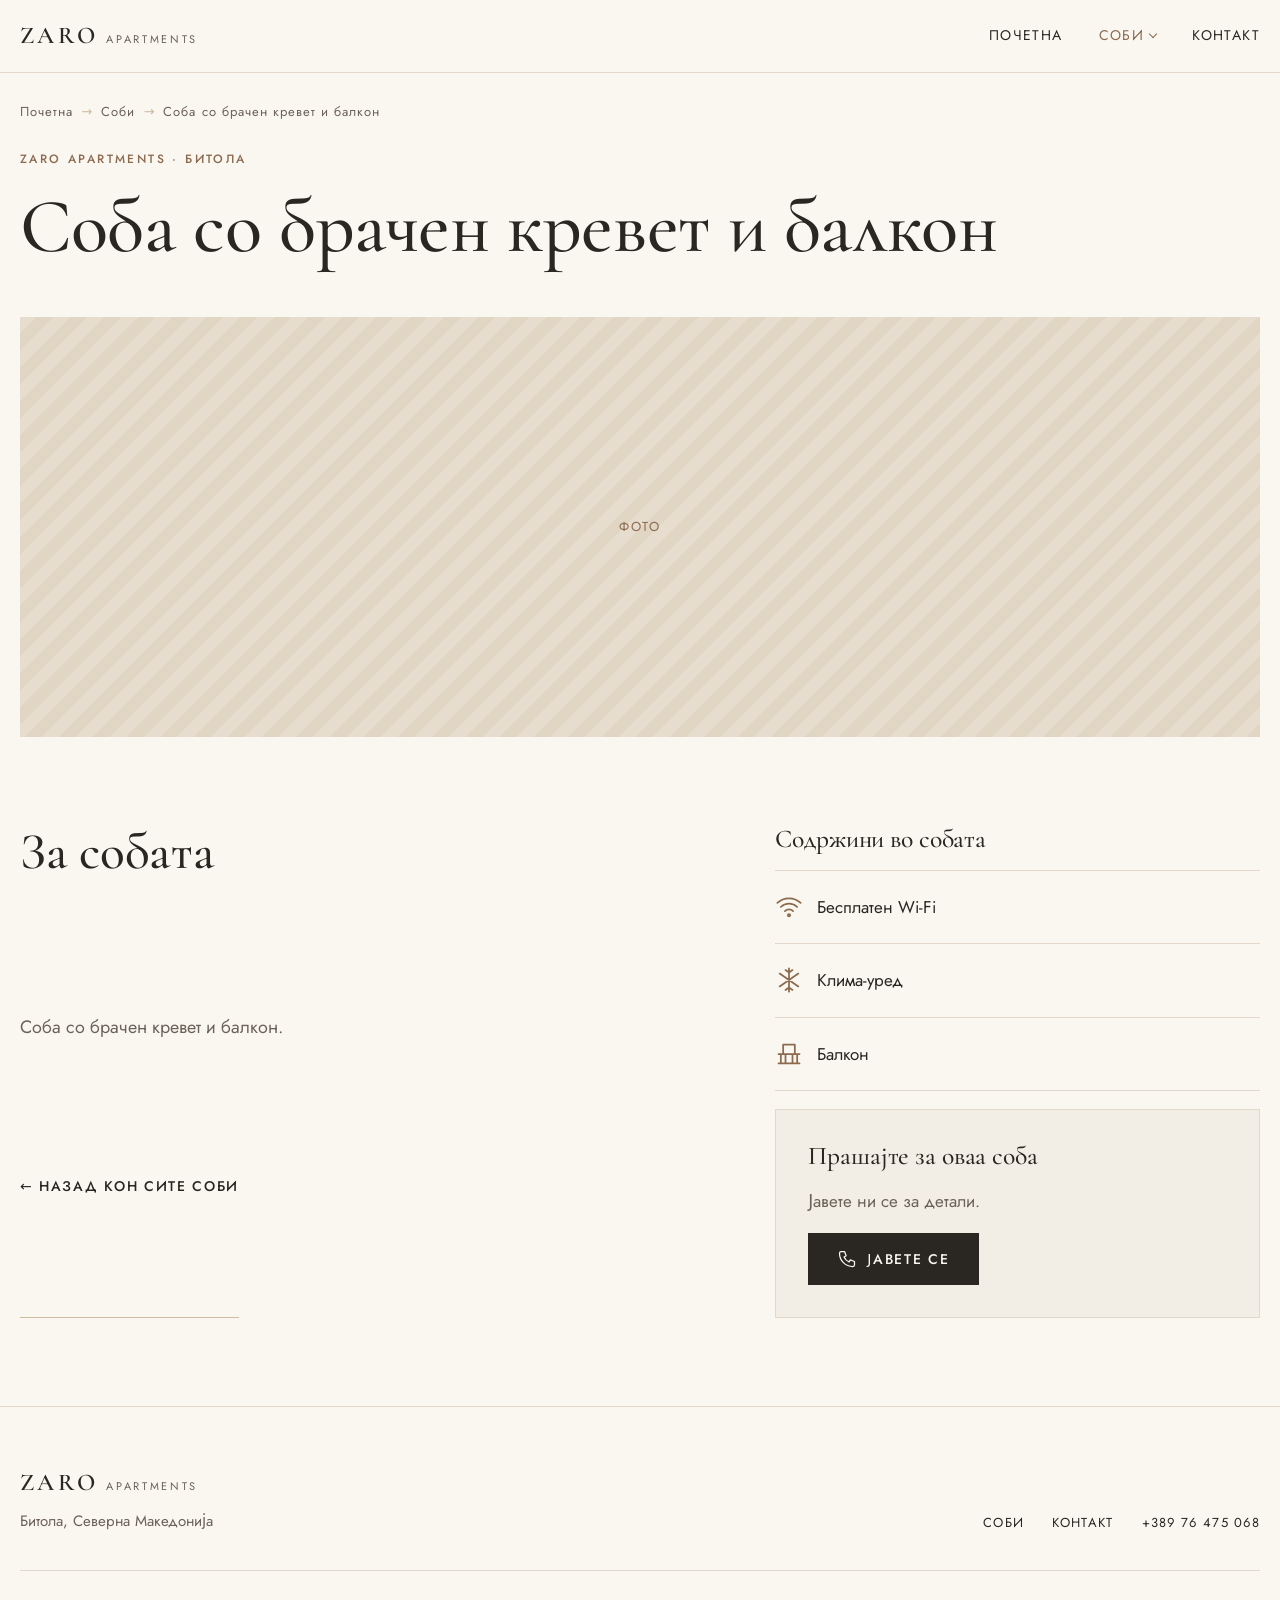
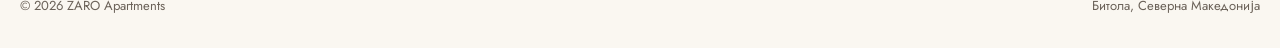
<file: rooms/double-room-with-balcony/index.html>
<!doctype html>
<html lang="mk"><head><meta charset="utf-8"><meta name="viewport" content="width=device-width,initial-scale=1">
<title>Соба со брачен кревет и балкон · ZARO Apartments Битола</title>
<meta name="description" content="Соба со брачен кревет и сопствен балкон. ZARO Apartments, Битола, Северна Македонија.">
<link rel="canonical" href="https://avellagency.github.io/zaroapartmani/rooms/double-room-with-balcony/">
<meta name="robots" content="index,follow,max-image-preview:large">
<link rel="alternate" hreflang="mk" href="https://avellagency.github.io/zaroapartmani/rooms/double-room-with-balcony/"><link rel="alternate" hreflang="x-default" href="https://avellagency.github.io/zaroapartmani/rooms/double-room-with-balcony/">
<meta property="og:image:width" content="1024"><meta property="og:image:height" content="683"><meta property="og:image:alt" content="Соба со брачен кревет и балкон">
<meta name="twitter:card" content="summary_large_image"><meta name="twitter:title" content="Соба со брачен кревет и балкон · ZARO Apartments Битола"><meta name="twitter:description" content="Соба со брачен кревет и сопствен балкон. ZARO Apartments, Битола, Северна Македонија."><meta name="twitter:image" content="https://avellagency.github.io/zaroapartmani/img/50.jpg">
<meta name="geo.region" content="MK"><meta name="geo.placename" content="Битола">
<meta name="format-detection" content="telephone=yes">
<link rel="manifest" href="../../site.webmanifest">
<meta property="og:type" content="website"><meta property="og:locale" content="mk_MK"><meta property="og:site_name" content="ZARO Apartments"><meta property="og:title" content="Соба со брачен кревет и балкон · ZARO Apartments Битола"><meta property="og:description" content="Соба со брачен кревет и сопствен балкон. ZARO Apartments, Битола, Северна Македонија."><meta property="og:url" content="https://avellagency.github.io/zaroapartmani/rooms/double-room-with-balcony/"><meta property="og:image" content="https://avellagency.github.io/zaroapartmani/img/50.jpg">
<meta name="theme-color" content="#FAF7F1">
<link rel="icon" href="data:image/svg+xml,%3Csvg xmlns='http://www.w3.org/2000/svg' viewBox='0 0 64 64'%3E%3Crect width='64' height='64' fill='%23FAF7F1'/%3E%3Ctext x='32' y='46' font-family='Georgia' font-size='40' fill='%238B6A4E' text-anchor='middle'%3EZ%3C/text%3E%3C/svg%3E">
<link rel="preconnect" href="https://fonts.googleapis.com"><link rel="preconnect" href="https://fonts.gstatic.com" crossorigin>
<link href="https://fonts.googleapis.com/css2?family=Cormorant+Garamond:wght@500;600&family=Jost:wght@400;500&display=swap" rel="stylesheet">
<link rel="stylesheet" href="../../assets/style.css">
<script type="application/ld+json">{"@context":"https://schema.org","@graph":[{"@type":"HotelRoom","@id":"https://avellagency.github.io/zaroapartmani/rooms/double-room-with-balcony/#room","name":"Соба со брачен кревет и балкон","description":"Соба со брачен кревет и сопствен балкон. ZARO Apartments, Битола, Северна Македонија.","url":"https://avellagency.github.io/zaroapartmani/rooms/double-room-with-balcony/","image":[],"containedInPlace":{"@id":"https://avellagency.github.io/zaroapartmani/#business"},"amenityFeature":[{"@type":"LocationFeatureSpecification","name":"Бесплатен Wi-Fi","value":true},{"@type":"LocationFeatureSpecification","name":"Клима-уред","value":true},{"@type":"LocationFeatureSpecification","name":"Балкон","value":true}]},{"@type":"BreadcrumbList","itemListElement":[{"@type":"ListItem","position":1,"name":"Почетна","item":"https://avellagency.github.io/zaroapartmani/"},{"@type":"ListItem","position":2,"name":"Соби","item":"https://avellagency.github.io/zaroapartmani/#rooms"},{"@type":"ListItem","position":3,"name":"Соба со брачен кревет и балкон","item":"https://avellagency.github.io/zaroapartmani/rooms/double-room-with-balcony/"}]}]}</script>
</head><body>
<a class="skip" href="#main">Прескокни до содржината</a>
<header class="hdr"><div class="wrap">
<a href="../../index.html" class="logo" aria-label="ZARO Apartments, почетна">ZARO<small>APARTMENTS</small></a>
<button class="burger" aria-label="Мени" aria-expanded="false" aria-controls="nav"><i></i><i></i></button>
<nav id="nav" class="nav" aria-label="Главно мени">
<a href="../../index.html">Почетна</a>
<div class="dd cur"><button aria-expanded="false" aria-controls="rooms-menu">Соби</button>
<ul id="rooms-menu"><li><a href="../../rooms/superior-apartment/index.html">Супериорен апартман</a></li><li><a href="../../rooms/deluxe-double-twin-room-with-balcony/index.html">Делукс соба со брачен или одвоени кревети и балкон</a></li><li><a href="../../rooms/studio-with-patio/index.html">Студио со патио</a></li><li><a href="../../rooms/double-twin-room/index.html">Соба со брачен или одвоени кревети</a></li><li><a href="../../rooms/double-room-with-balcony/index.html" aria-current="page">Соба со брачен кревет и балкон</a></li></ul></div>
<a href="../../contact/index.html">Контакт</a>
</nav></div></header>
<main id="main">
<nav class="wrap crumb" aria-label="Патека"><ol><li><a href="../../index.html">Почетна</a></li><li><a href="../../index.html#rooms">Соби</a></li><li aria-current="page">Соба со брачен кревет и балкон</li></ol></nav>
<div class="wrap rhead"><p class="eyebrow">ZARO Apartments · Битола</p><h1>Соба со брачен кревет и балкон</h1></div>
<div class="wrap"><div class="gal"><div class="ph-empty">Фото</div></div></div>
<div class="wrap rbody">
<div class="stack"><h2>За собата</h2><p class="lead">Соба со брачен кревет и балкон.</p><a href="../../index.html#rooms" class="link">← Назад кон сите соби</a></div>
<div class="stack"><h3>Содржини во собата</h3><ul class="am"><li><svg class="ico" viewBox="0 0 24 24" aria-hidden="true"><path d="M2 8.5a15 15 0 0 1 20 0M5 12a10 10 0 0 1 14 0M8.5 15.5a5 5 0 0 1 7 0"/><circle cx="12" cy="19" r="1"/></svg><span>Бесплатен Wi-Fi</span></li><li><svg class="ico" viewBox="0 0 24 24" aria-hidden="true"><path d="M12 2v20M4 6.5l16 11M20 6.5l-16 11M9 3.5l3 2 3-2M9 20.5l3-2 3 2"/></svg><span>Клима-уред</span></li><li><svg class="ico" viewBox="0 0 24 24" aria-hidden="true"><path d="M3 12h18M5 12v8M9 12v8M15 12v8M19 12v8M3 20h18M7 12V4h10v8"/></svg><span>Балкон</span></li></ul>
<div class="side"><h3>Прашајте за оваа соба</h3><p style="color:var(--mut)">Јавете ни се за детали.</p><a href="tel:+38976475068" class="btn "><svg class="ico" viewBox="0 0 24 24" aria-hidden="true"><path d="M5 3h4l2 5-2.5 1.5a11 11 0 0 0 6 6L16 13l5 2v4a2 2 0 0 1-2 2A16 16 0 0 1 3 5a2 2 0 0 1 2-2z"/></svg>Јавете се</a></div></div>
</div>
<div class="lb" role="dialog" aria-modal="true" aria-label="Преглед на фотографии"><div class="lb-bar"><span class="n"></span><button type="button" class="x" aria-label="Затвори">✕</button></div><button type="button" class="pv" aria-label="Претходна фотографија">←</button><img alt=""><button type="button" class="nx" aria-label="Следна фотографија">→</button></div>
</main>
<footer class="ftr"><div class="wrap">
<div class="ftr-top"><div class="stack" style="gap:6px"><span class="logo">ZARO<small>APARTMENTS</small></span><span style="color:var(--mut)">Битола, Северна Македонија</span></div>
<nav aria-label="Подножје"><a href="../../index.html#rooms">Соби</a><a href="../../contact/index.html">Контакт</a><a href="tel:+38976475068">+389 76 475 068</a></nav></div>
<div class="ftr-base"><span>© 2026 ZARO Apartments</span><span>Битола, Северна Македонија</span></div>
</div></footer>
<script src="../../assets/main.js" defer></script>
</body></html>
</file>
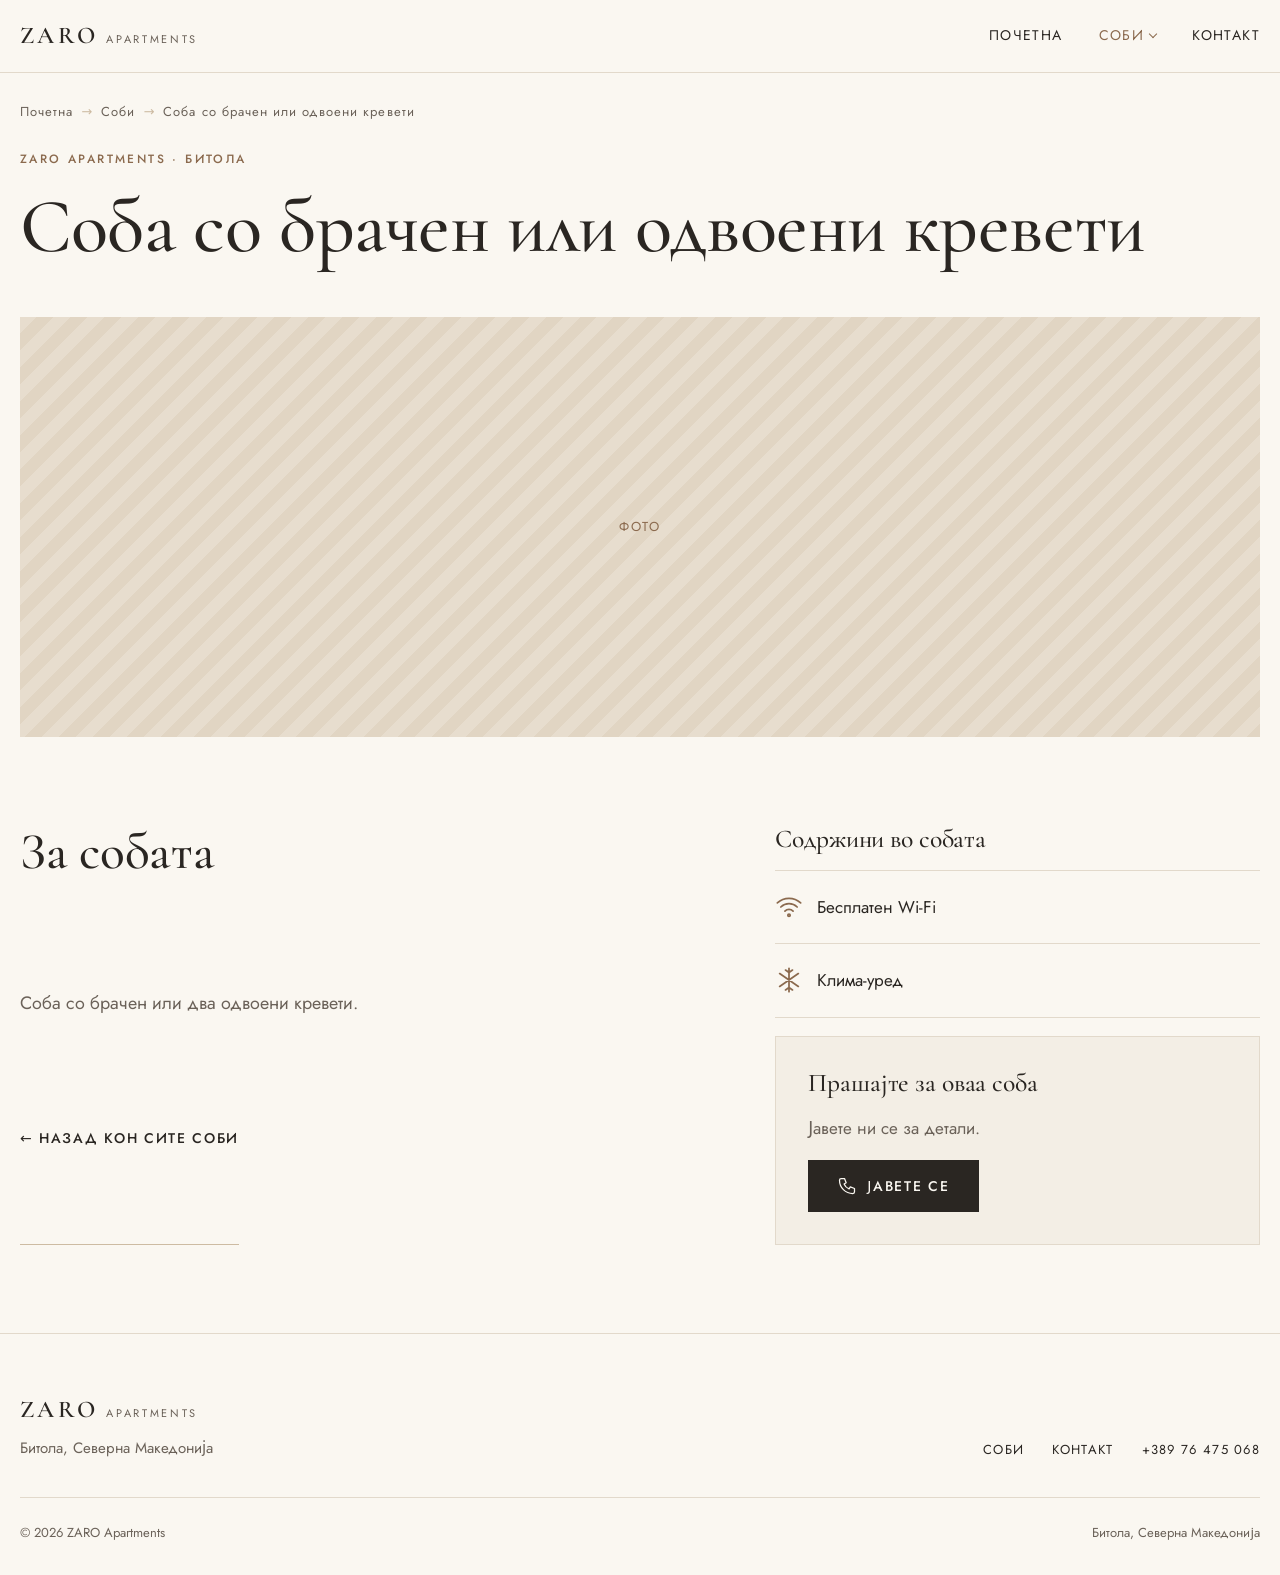
<file: rooms/double-twin-room/index.html>
<!doctype html>
<html lang="mk"><head><meta charset="utf-8"><meta name="viewport" content="width=device-width,initial-scale=1">
<title>Соба со брачен или одвоени кревети · ZARO Apartments Битола</title>
<meta name="description" content="Соба со брачен или два одвоени кревети. ZARO Apartments, Битола, Северна Македонија.">
<link rel="canonical" href="https://avellagency.github.io/zaroapartmani/rooms/double-twin-room/">
<meta name="robots" content="index,follow,max-image-preview:large">
<link rel="alternate" hreflang="mk" href="https://avellagency.github.io/zaroapartmani/rooms/double-twin-room/"><link rel="alternate" hreflang="x-default" href="https://avellagency.github.io/zaroapartmani/rooms/double-twin-room/">
<meta property="og:image:width" content="1024"><meta property="og:image:height" content="683"><meta property="og:image:alt" content="Соба со брачен или одвоени кревети">
<meta name="twitter:card" content="summary_large_image"><meta name="twitter:title" content="Соба со брачен или одвоени кревети · ZARO Apartments Битола"><meta name="twitter:description" content="Соба со брачен или два одвоени кревети. ZARO Apartments, Битола, Северна Македонија."><meta name="twitter:image" content="https://avellagency.github.io/zaroapartmani/img/50.jpg">
<meta name="geo.region" content="MK"><meta name="geo.placename" content="Битола">
<meta name="format-detection" content="telephone=yes">
<link rel="manifest" href="../../site.webmanifest">
<meta property="og:type" content="website"><meta property="og:locale" content="mk_MK"><meta property="og:site_name" content="ZARO Apartments"><meta property="og:title" content="Соба со брачен или одвоени кревети · ZARO Apartments Битола"><meta property="og:description" content="Соба со брачен или два одвоени кревети. ZARO Apartments, Битола, Северна Македонија."><meta property="og:url" content="https://avellagency.github.io/zaroapartmani/rooms/double-twin-room/"><meta property="og:image" content="https://avellagency.github.io/zaroapartmani/img/50.jpg">
<meta name="theme-color" content="#FAF7F1">
<link rel="icon" href="data:image/svg+xml,%3Csvg xmlns='http://www.w3.org/2000/svg' viewBox='0 0 64 64'%3E%3Crect width='64' height='64' fill='%23FAF7F1'/%3E%3Ctext x='32' y='46' font-family='Georgia' font-size='40' fill='%238B6A4E' text-anchor='middle'%3EZ%3C/text%3E%3C/svg%3E">
<link rel="preconnect" href="https://fonts.googleapis.com"><link rel="preconnect" href="https://fonts.gstatic.com" crossorigin>
<link href="https://fonts.googleapis.com/css2?family=Cormorant+Garamond:wght@500;600&family=Jost:wght@400;500&display=swap" rel="stylesheet">
<link rel="stylesheet" href="../../assets/style.css">
<script type="application/ld+json">{"@context":"https://schema.org","@graph":[{"@type":"HotelRoom","@id":"https://avellagency.github.io/zaroapartmani/rooms/double-twin-room/#room","name":"Соба со брачен или одвоени кревети","description":"Соба со брачен или два одвоени кревети. ZARO Apartments, Битола, Северна Македонија.","url":"https://avellagency.github.io/zaroapartmani/rooms/double-twin-room/","image":[],"containedInPlace":{"@id":"https://avellagency.github.io/zaroapartmani/#business"},"amenityFeature":[{"@type":"LocationFeatureSpecification","name":"Бесплатен Wi-Fi","value":true},{"@type":"LocationFeatureSpecification","name":"Клима-уред","value":true}]},{"@type":"BreadcrumbList","itemListElement":[{"@type":"ListItem","position":1,"name":"Почетна","item":"https://avellagency.github.io/zaroapartmani/"},{"@type":"ListItem","position":2,"name":"Соби","item":"https://avellagency.github.io/zaroapartmani/#rooms"},{"@type":"ListItem","position":3,"name":"Соба со брачен или одвоени кревети","item":"https://avellagency.github.io/zaroapartmani/rooms/double-twin-room/"}]}]}</script>
</head><body>
<a class="skip" href="#main">Прескокни до содржината</a>
<header class="hdr"><div class="wrap">
<a href="../../index.html" class="logo" aria-label="ZARO Apartments, почетна">ZARO<small>APARTMENTS</small></a>
<button class="burger" aria-label="Мени" aria-expanded="false" aria-controls="nav"><i></i><i></i></button>
<nav id="nav" class="nav" aria-label="Главно мени">
<a href="../../index.html">Почетна</a>
<div class="dd cur"><button aria-expanded="false" aria-controls="rooms-menu">Соби</button>
<ul id="rooms-menu"><li><a href="../../rooms/superior-apartment/index.html">Супериорен апартман</a></li><li><a href="../../rooms/deluxe-double-twin-room-with-balcony/index.html">Делукс соба со брачен или одвоени кревети и балкон</a></li><li><a href="../../rooms/studio-with-patio/index.html">Студио со патио</a></li><li><a href="../../rooms/double-twin-room/index.html" aria-current="page">Соба со брачен или одвоени кревети</a></li><li><a href="../../rooms/double-room-with-balcony/index.html">Соба со брачен кревет и балкон</a></li></ul></div>
<a href="../../contact/index.html">Контакт</a>
</nav></div></header>
<main id="main">
<nav class="wrap crumb" aria-label="Патека"><ol><li><a href="../../index.html">Почетна</a></li><li><a href="../../index.html#rooms">Соби</a></li><li aria-current="page">Соба со брачен или одвоени кревети</li></ol></nav>
<div class="wrap rhead"><p class="eyebrow">ZARO Apartments · Битола</p><h1>Соба со брачен или одвоени кревети</h1></div>
<div class="wrap"><div class="gal"><div class="ph-empty">Фото</div></div></div>
<div class="wrap rbody">
<div class="stack"><h2>За собата</h2><p class="lead">Соба со брачен или два одвоени кревети.</p><a href="../../index.html#rooms" class="link">← Назад кон сите соби</a></div>
<div class="stack"><h3>Содржини во собата</h3><ul class="am"><li><svg class="ico" viewBox="0 0 24 24" aria-hidden="true"><path d="M2 8.5a15 15 0 0 1 20 0M5 12a10 10 0 0 1 14 0M8.5 15.5a5 5 0 0 1 7 0"/><circle cx="12" cy="19" r="1"/></svg><span>Бесплатен Wi-Fi</span></li><li><svg class="ico" viewBox="0 0 24 24" aria-hidden="true"><path d="M12 2v20M4 6.5l16 11M20 6.5l-16 11M9 3.5l3 2 3-2M9 20.5l3-2 3 2"/></svg><span>Клима-уред</span></li></ul>
<div class="side"><h3>Прашајте за оваа соба</h3><p style="color:var(--mut)">Јавете ни се за детали.</p><a href="tel:+38976475068" class="btn "><svg class="ico" viewBox="0 0 24 24" aria-hidden="true"><path d="M5 3h4l2 5-2.5 1.5a11 11 0 0 0 6 6L16 13l5 2v4a2 2 0 0 1-2 2A16 16 0 0 1 3 5a2 2 0 0 1 2-2z"/></svg>Јавете се</a></div></div>
</div>
<div class="lb" role="dialog" aria-modal="true" aria-label="Преглед на фотографии"><div class="lb-bar"><span class="n"></span><button type="button" class="x" aria-label="Затвори">✕</button></div><button type="button" class="pv" aria-label="Претходна фотографија">←</button><img alt=""><button type="button" class="nx" aria-label="Следна фотографија">→</button></div>
</main>
<footer class="ftr"><div class="wrap">
<div class="ftr-top"><div class="stack" style="gap:6px"><span class="logo">ZARO<small>APARTMENTS</small></span><span style="color:var(--mut)">Битола, Северна Македонија</span></div>
<nav aria-label="Подножје"><a href="../../index.html#rooms">Соби</a><a href="../../contact/index.html">Контакт</a><a href="tel:+38976475068">+389 76 475 068</a></nav></div>
<div class="ftr-base"><span>© 2026 ZARO Apartments</span><span>Битола, Северна Македонија</span></div>
</div></footer>
<script src="../../assets/main.js" defer></script>
</body></html>
</file>
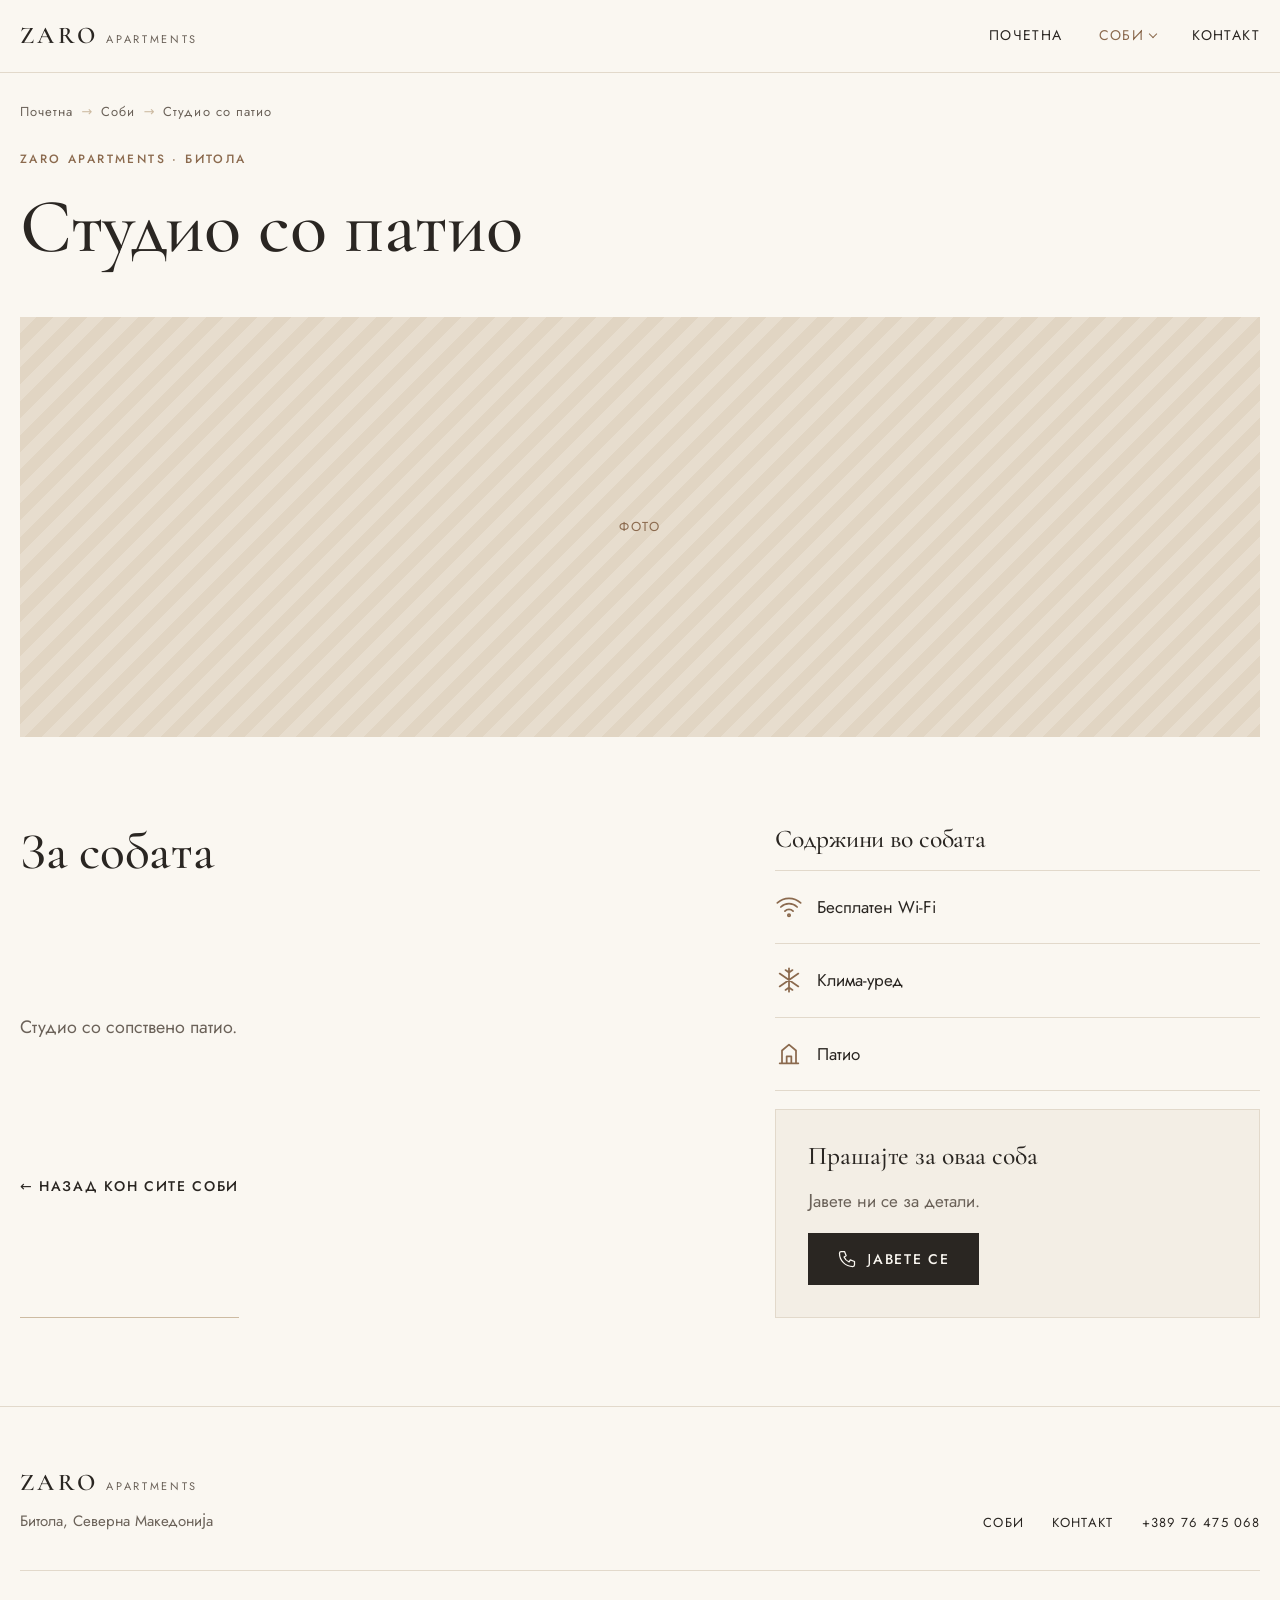
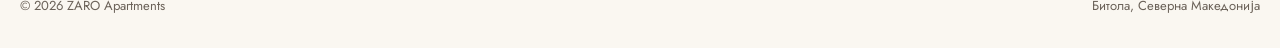
<file: rooms/studio-with-patio/index.html>
<!doctype html>
<html lang="mk"><head><meta charset="utf-8"><meta name="viewport" content="width=device-width,initial-scale=1">
<title>Студио со патио · ZARO Apartments Битола</title>
<meta name="description" content="Студио со директен излез на патио. ZARO Apartments, Битола, Северна Македонија.">
<link rel="canonical" href="https://avellagency.github.io/zaroapartmani/rooms/studio-with-patio/">
<meta name="robots" content="index,follow,max-image-preview:large">
<link rel="alternate" hreflang="mk" href="https://avellagency.github.io/zaroapartmani/rooms/studio-with-patio/"><link rel="alternate" hreflang="x-default" href="https://avellagency.github.io/zaroapartmani/rooms/studio-with-patio/">
<meta property="og:image:width" content="1024"><meta property="og:image:height" content="683"><meta property="og:image:alt" content="Студио со патио">
<meta name="twitter:card" content="summary_large_image"><meta name="twitter:title" content="Студио со патио · ZARO Apartments Битола"><meta name="twitter:description" content="Студио со директен излез на патио. ZARO Apartments, Битола, Северна Македонија."><meta name="twitter:image" content="https://avellagency.github.io/zaroapartmani/img/50.jpg">
<meta name="geo.region" content="MK"><meta name="geo.placename" content="Битола">
<meta name="format-detection" content="telephone=yes">
<link rel="manifest" href="../../site.webmanifest">
<meta property="og:type" content="website"><meta property="og:locale" content="mk_MK"><meta property="og:site_name" content="ZARO Apartments"><meta property="og:title" content="Студио со патио · ZARO Apartments Битола"><meta property="og:description" content="Студио со директен излез на патио. ZARO Apartments, Битола, Северна Македонија."><meta property="og:url" content="https://avellagency.github.io/zaroapartmani/rooms/studio-with-patio/"><meta property="og:image" content="https://avellagency.github.io/zaroapartmani/img/50.jpg">
<meta name="theme-color" content="#FAF7F1">
<link rel="icon" href="data:image/svg+xml,%3Csvg xmlns='http://www.w3.org/2000/svg' viewBox='0 0 64 64'%3E%3Crect width='64' height='64' fill='%23FAF7F1'/%3E%3Ctext x='32' y='46' font-family='Georgia' font-size='40' fill='%238B6A4E' text-anchor='middle'%3EZ%3C/text%3E%3C/svg%3E">
<link rel="preconnect" href="https://fonts.googleapis.com"><link rel="preconnect" href="https://fonts.gstatic.com" crossorigin>
<link href="https://fonts.googleapis.com/css2?family=Cormorant+Garamond:wght@500;600&family=Jost:wght@400;500&display=swap" rel="stylesheet">
<link rel="stylesheet" href="../../assets/style.css">
<script type="application/ld+json">{"@context":"https://schema.org","@graph":[{"@type":"HotelRoom","@id":"https://avellagency.github.io/zaroapartmani/rooms/studio-with-patio/#room","name":"Студио со патио","description":"Студио со директен излез на патио. ZARO Apartments, Битола, Северна Македонија.","url":"https://avellagency.github.io/zaroapartmani/rooms/studio-with-patio/","image":[],"containedInPlace":{"@id":"https://avellagency.github.io/zaroapartmani/#business"},"amenityFeature":[{"@type":"LocationFeatureSpecification","name":"Бесплатен Wi-Fi","value":true},{"@type":"LocationFeatureSpecification","name":"Клима-уред","value":true},{"@type":"LocationFeatureSpecification","name":"Патио","value":true}]},{"@type":"BreadcrumbList","itemListElement":[{"@type":"ListItem","position":1,"name":"Почетна","item":"https://avellagency.github.io/zaroapartmani/"},{"@type":"ListItem","position":2,"name":"Соби","item":"https://avellagency.github.io/zaroapartmani/#rooms"},{"@type":"ListItem","position":3,"name":"Студио со патио","item":"https://avellagency.github.io/zaroapartmani/rooms/studio-with-patio/"}]}]}</script>
</head><body>
<a class="skip" href="#main">Прескокни до содржината</a>
<header class="hdr"><div class="wrap">
<a href="../../index.html" class="logo" aria-label="ZARO Apartments, почетна">ZARO<small>APARTMENTS</small></a>
<button class="burger" aria-label="Мени" aria-expanded="false" aria-controls="nav"><i></i><i></i></button>
<nav id="nav" class="nav" aria-label="Главно мени">
<a href="../../index.html">Почетна</a>
<div class="dd cur"><button aria-expanded="false" aria-controls="rooms-menu">Соби</button>
<ul id="rooms-menu"><li><a href="../../rooms/superior-apartment/index.html">Супериорен апартман</a></li><li><a href="../../rooms/deluxe-double-twin-room-with-balcony/index.html">Делукс соба со брачен или одвоени кревети и балкон</a></li><li><a href="../../rooms/studio-with-patio/index.html" aria-current="page">Студио со патио</a></li><li><a href="../../rooms/double-twin-room/index.html">Соба со брачен или одвоени кревети</a></li><li><a href="../../rooms/double-room-with-balcony/index.html">Соба со брачен кревет и балкон</a></li></ul></div>
<a href="../../contact/index.html">Контакт</a>
</nav></div></header>
<main id="main">
<nav class="wrap crumb" aria-label="Патека"><ol><li><a href="../../index.html">Почетна</a></li><li><a href="../../index.html#rooms">Соби</a></li><li aria-current="page">Студио со патио</li></ol></nav>
<div class="wrap rhead"><p class="eyebrow">ZARO Apartments · Битола</p><h1>Студио со патио</h1></div>
<div class="wrap"><div class="gal"><div class="ph-empty">Фото</div></div></div>
<div class="wrap rbody">
<div class="stack"><h2>За собата</h2><p class="lead">Студио со сопствено патио.</p><a href="../../index.html#rooms" class="link">← Назад кон сите соби</a></div>
<div class="stack"><h3>Содржини во собата</h3><ul class="am"><li><svg class="ico" viewBox="0 0 24 24" aria-hidden="true"><path d="M2 8.5a15 15 0 0 1 20 0M5 12a10 10 0 0 1 14 0M8.5 15.5a5 5 0 0 1 7 0"/><circle cx="12" cy="19" r="1"/></svg><span>Бесплатен Wi-Fi</span></li><li><svg class="ico" viewBox="0 0 24 24" aria-hidden="true"><path d="M12 2v20M4 6.5l16 11M20 6.5l-16 11M9 3.5l3 2 3-2M9 20.5l3-2 3 2"/></svg><span>Клима-уред</span></li><li><svg class="ico" viewBox="0 0 24 24" aria-hidden="true"><path d="M4 20h16M6 20V9l6-5 6 5v11M10 20v-6h4v6"/></svg><span>Патио</span></li></ul>
<div class="side"><h3>Прашајте за оваа соба</h3><p style="color:var(--mut)">Јавете ни се за детали.</p><a href="tel:+38976475068" class="btn "><svg class="ico" viewBox="0 0 24 24" aria-hidden="true"><path d="M5 3h4l2 5-2.5 1.5a11 11 0 0 0 6 6L16 13l5 2v4a2 2 0 0 1-2 2A16 16 0 0 1 3 5a2 2 0 0 1 2-2z"/></svg>Јавете се</a></div></div>
</div>
<div class="lb" role="dialog" aria-modal="true" aria-label="Преглед на фотографии"><div class="lb-bar"><span class="n"></span><button type="button" class="x" aria-label="Затвори">✕</button></div><button type="button" class="pv" aria-label="Претходна фотографија">←</button><img alt=""><button type="button" class="nx" aria-label="Следна фотографија">→</button></div>
</main>
<footer class="ftr"><div class="wrap">
<div class="ftr-top"><div class="stack" style="gap:6px"><span class="logo">ZARO<small>APARTMENTS</small></span><span style="color:var(--mut)">Битола, Северна Македонија</span></div>
<nav aria-label="Подножје"><a href="../../index.html#rooms">Соби</a><a href="../../contact/index.html">Контакт</a><a href="tel:+38976475068">+389 76 475 068</a></nav></div>
<div class="ftr-base"><span>© 2026 ZARO Apartments</span><span>Битола, Северна Македонија</span></div>
</div></footer>
<script src="../../assets/main.js" defer></script>
</body></html>
</file>
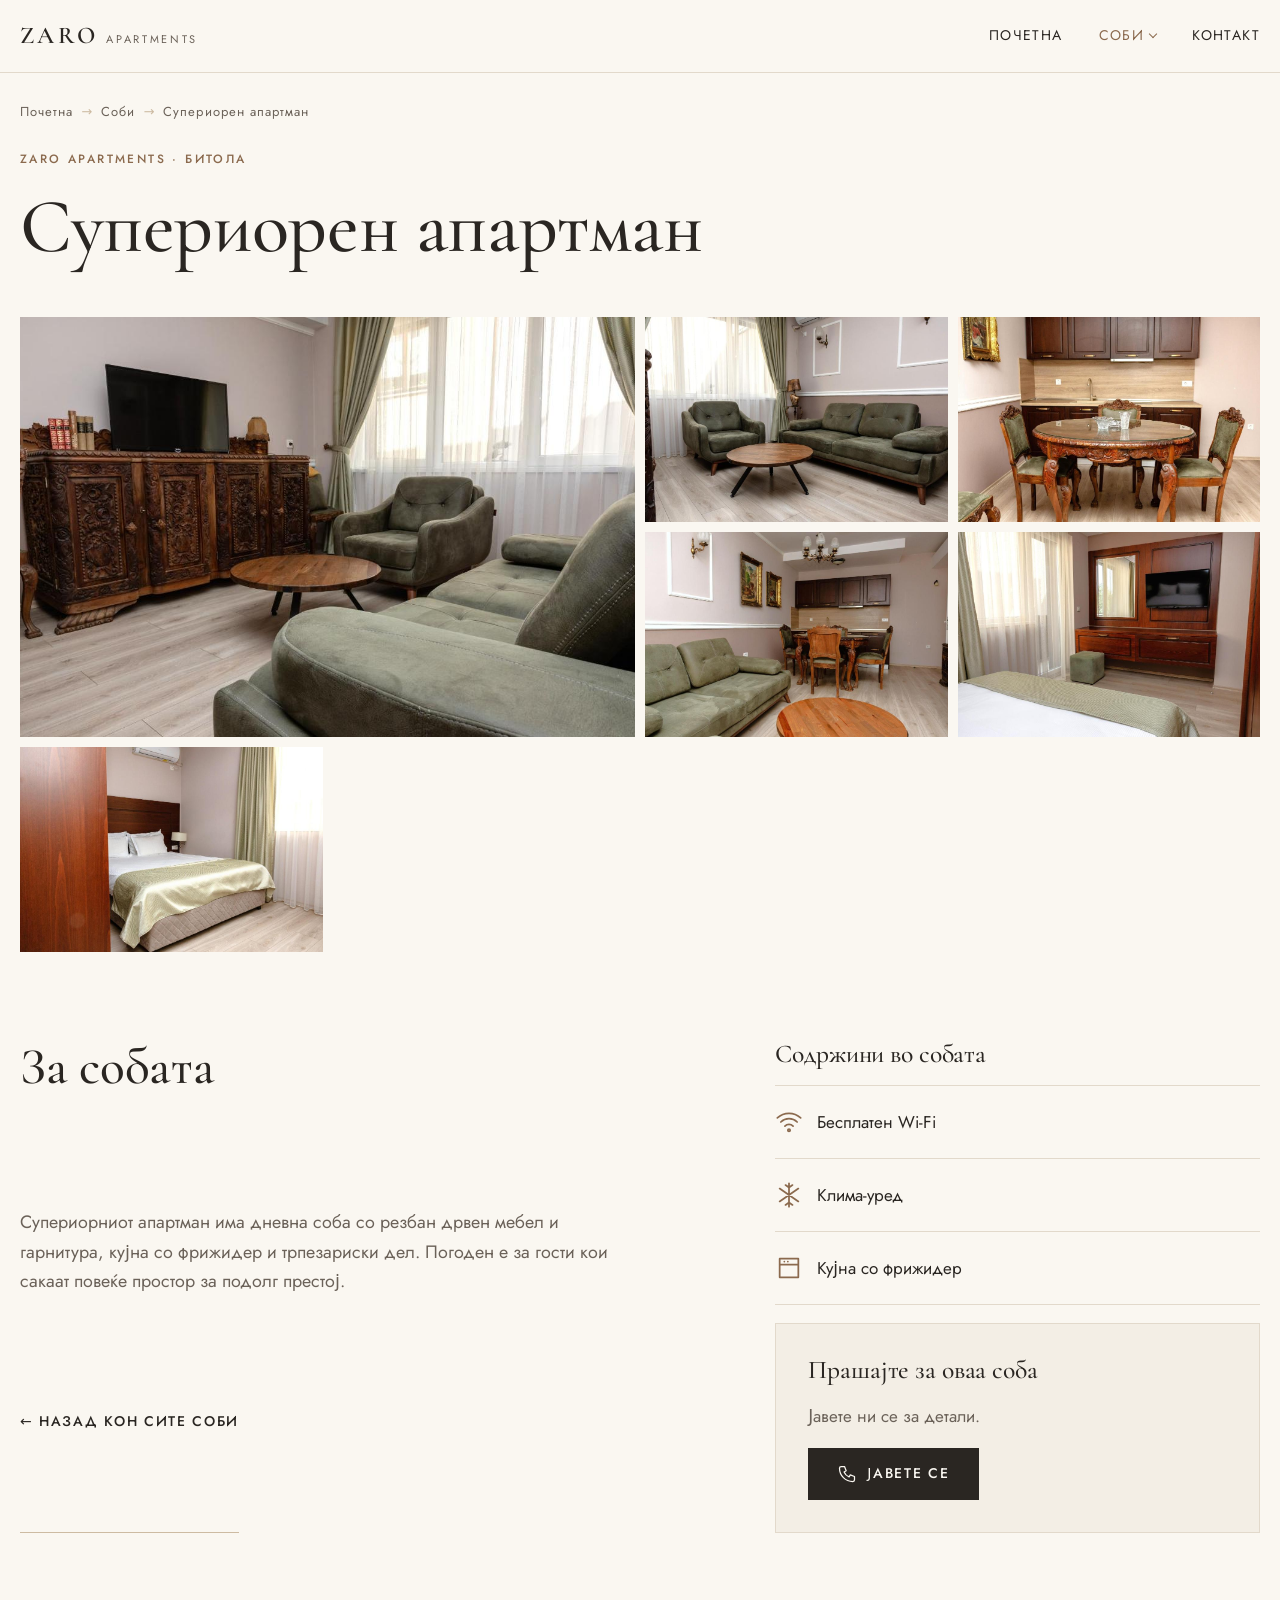
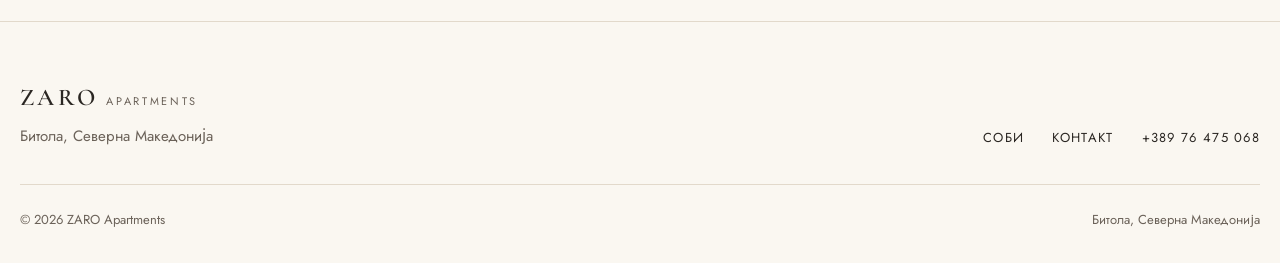
<file: rooms/superior-apartment/index.html>
<!doctype html>
<html lang="mk"><head><meta charset="utf-8"><meta name="viewport" content="width=device-width,initial-scale=1">
<title>Супериорен апартман · ZARO Apartments Битола</title>
<meta name="description" content="Апартман со дневна соба со резбан дрвен мебел, кујна и трпезариска маса. ZARO Apartments, Битола, Северна Македонија.">
<link rel="canonical" href="https://avellagency.github.io/zaroapartmani/rooms/superior-apartment/">
<meta name="robots" content="index,follow,max-image-preview:large">
<link rel="alternate" hreflang="mk" href="https://avellagency.github.io/zaroapartmani/rooms/superior-apartment/"><link rel="alternate" hreflang="x-default" href="https://avellagency.github.io/zaroapartmani/rooms/superior-apartment/">
<meta property="og:image:width" content="1024"><meta property="og:image:height" content="683"><meta property="og:image:alt" content="Супериорен апартман">
<meta name="twitter:card" content="summary_large_image"><meta name="twitter:title" content="Супериорен апартман · ZARO Apartments Битола"><meta name="twitter:description" content="Апартман со дневна соба со резбан дрвен мебел, кујна и трпезариска маса. ZARO Apartments, Битола, Северна Македонија."><meta name="twitter:image" content="https://avellagency.github.io/zaroapartmani/img/25.jpg">
<meta name="geo.region" content="MK"><meta name="geo.placename" content="Битола">
<meta name="format-detection" content="telephone=yes">
<link rel="manifest" href="../../site.webmanifest">
<meta property="og:type" content="website"><meta property="og:locale" content="mk_MK"><meta property="og:site_name" content="ZARO Apartments"><meta property="og:title" content="Супериорен апартман · ZARO Apartments Битола"><meta property="og:description" content="Апартман со дневна соба со резбан дрвен мебел, кујна и трпезариска маса. ZARO Apartments, Битола, Северна Македонија."><meta property="og:url" content="https://avellagency.github.io/zaroapartmani/rooms/superior-apartment/"><meta property="og:image" content="https://avellagency.github.io/zaroapartmani/img/25.jpg">
<meta name="theme-color" content="#FAF7F1">
<link rel="icon" href="data:image/svg+xml,%3Csvg xmlns='http://www.w3.org/2000/svg' viewBox='0 0 64 64'%3E%3Crect width='64' height='64' fill='%23FAF7F1'/%3E%3Ctext x='32' y='46' font-family='Georgia' font-size='40' fill='%238B6A4E' text-anchor='middle'%3EZ%3C/text%3E%3C/svg%3E">
<link rel="preconnect" href="https://fonts.googleapis.com"><link rel="preconnect" href="https://fonts.gstatic.com" crossorigin>
<link href="https://fonts.googleapis.com/css2?family=Cormorant+Garamond:wght@500;600&family=Jost:wght@400;500&display=swap" rel="stylesheet">
<link rel="stylesheet" href="../../assets/style.css">
<script type="application/ld+json">{"@context":"https://schema.org","@graph":[{"@type":"HotelRoom","@id":"https://avellagency.github.io/zaroapartmani/rooms/superior-apartment/#room","name":"Супериорен апартман","description":"Апартман со дневна соба со резбан дрвен мебел, кујна и трпезариска маса. ZARO Apartments, Битола, Северна Македонија.","url":"https://avellagency.github.io/zaroapartmani/rooms/superior-apartment/","image":["https://avellagency.github.io/zaroapartmani/img/25.jpg","https://avellagency.github.io/zaroapartmani/img/47.jpg","https://avellagency.github.io/zaroapartmani/img/23.jpg","https://avellagency.github.io/zaroapartmani/img/29.jpg","https://avellagency.github.io/zaroapartmani/img/21.jpg","https://avellagency.github.io/zaroapartmani/img/37.jpg"],"containedInPlace":{"@id":"https://avellagency.github.io/zaroapartmani/#business"},"amenityFeature":[{"@type":"LocationFeatureSpecification","name":"Бесплатен Wi-Fi","value":true},{"@type":"LocationFeatureSpecification","name":"Клима-уред","value":true},{"@type":"LocationFeatureSpecification","name":"Кујна со фрижидер","value":true}]},{"@type":"BreadcrumbList","itemListElement":[{"@type":"ListItem","position":1,"name":"Почетна","item":"https://avellagency.github.io/zaroapartmani/"},{"@type":"ListItem","position":2,"name":"Соби","item":"https://avellagency.github.io/zaroapartmani/#rooms"},{"@type":"ListItem","position":3,"name":"Супериорен апартман","item":"https://avellagency.github.io/zaroapartmani/rooms/superior-apartment/"}]}]}</script>
</head><body>
<a class="skip" href="#main">Прескокни до содржината</a>
<header class="hdr"><div class="wrap">
<a href="../../index.html" class="logo" aria-label="ZARO Apartments, почетна">ZARO<small>APARTMENTS</small></a>
<button class="burger" aria-label="Мени" aria-expanded="false" aria-controls="nav"><i></i><i></i></button>
<nav id="nav" class="nav" aria-label="Главно мени">
<a href="../../index.html">Почетна</a>
<div class="dd cur"><button aria-expanded="false" aria-controls="rooms-menu">Соби</button>
<ul id="rooms-menu"><li><a href="../../rooms/superior-apartment/index.html" aria-current="page">Супериорен апартман</a></li><li><a href="../../rooms/deluxe-double-twin-room-with-balcony/index.html">Делукс соба со брачен или одвоени кревети и балкон</a></li><li><a href="../../rooms/studio-with-patio/index.html">Студио со патио</a></li><li><a href="../../rooms/double-twin-room/index.html">Соба со брачен или одвоени кревети</a></li><li><a href="../../rooms/double-room-with-balcony/index.html">Соба со брачен кревет и балкон</a></li></ul></div>
<a href="../../contact/index.html">Контакт</a>
</nav></div></header>
<main id="main">
<nav class="wrap crumb" aria-label="Патека"><ol><li><a href="../../index.html">Почетна</a></li><li><a href="../../index.html#rooms">Соби</a></li><li aria-current="page">Супериорен апартман</li></ol></nav>
<div class="wrap rhead"><p class="eyebrow">ZARO Apartments · Битола</p><h1>Супериорен апартман</h1></div>
<div class="wrap"><div class="gal"><button type="button" aria-label="Отвори фотографија: Дневна соба со резбан дрвен ормар и зелена гарнитура"><img src="../../img/25.jpg" alt="Дневна соба со резбан дрвен ормар и зелена гарнитура" width="1024" height="683" loading="lazy"></button><button type="button" aria-label="Отвори фотографија: Дневна соба со зелена фотелја и софа"><img src="../../img/47.jpg" alt="Дневна соба со зелена фотелја и софа" width="1024" height="683" loading="lazy"></button><button type="button" aria-label="Отвори фотографија: Кујна со резбана трпезариска маса и столици"><img src="../../img/23.jpg" alt="Кујна со резбана трпезариска маса и столици" width="1024" height="683" loading="lazy"></button><button type="button" aria-label="Отвори фотографија: Дневен простор со лустер и кујнски елементи"><img src="../../img/29.jpg" alt="Дневен простор со лустер и кујнски елементи" width="1024" height="683" loading="lazy"></button><button type="button" aria-label="Отвори фотографија: Резбан дрвен плакар со телевизор"><img src="../../img/21.jpg" alt="Резбан дрвен плакар со телевизор" width="1024" height="683" loading="lazy"></button><button type="button" aria-label="Отвори фотографија: Спална соба со темно дрвено узглавје и зелен прекривач"><img src="../../img/37.jpg" alt="Спална соба со темно дрвено узглавје и зелен прекривач" width="1024" height="683" loading="lazy"></button></div></div>
<div class="wrap rbody">
<div class="stack"><h2>За собата</h2><p class="lead">Супериорниот апартман има дневна соба со резбан дрвен мебел и гарнитура, кујна со фрижидер и трпезариски дел. Погоден е за гости кои сакаат повеќе простор за подолг престој.</p><a href="../../index.html#rooms" class="link">← Назад кон сите соби</a></div>
<div class="stack"><h3>Содржини во собата</h3><ul class="am"><li><svg class="ico" viewBox="0 0 24 24" aria-hidden="true"><path d="M2 8.5a15 15 0 0 1 20 0M5 12a10 10 0 0 1 14 0M8.5 15.5a5 5 0 0 1 7 0"/><circle cx="12" cy="19" r="1"/></svg><span>Бесплатен Wi-Fi</span></li><li><svg class="ico" viewBox="0 0 24 24" aria-hidden="true"><path d="M12 2v20M4 6.5l16 11M20 6.5l-16 11M9 3.5l3 2 3-2M9 20.5l3-2 3 2"/></svg><span>Клима-уред</span></li><li><svg class="ico" viewBox="0 0 24 24" aria-hidden="true"><path d="M4 4h16v16H4zM4 9h16M8 6.5h.01M11 6.5h.01"/></svg><span>Кујна со фрижидер</span></li></ul>
<div class="side"><h3>Прашајте за оваа соба</h3><p style="color:var(--mut)">Јавете ни се за детали.</p><a href="tel:+38976475068" class="btn "><svg class="ico" viewBox="0 0 24 24" aria-hidden="true"><path d="M5 3h4l2 5-2.5 1.5a11 11 0 0 0 6 6L16 13l5 2v4a2 2 0 0 1-2 2A16 16 0 0 1 3 5a2 2 0 0 1 2-2z"/></svg>Јавете се</a></div></div>
</div>
<div class="lb" role="dialog" aria-modal="true" aria-label="Преглед на фотографии"><div class="lb-bar"><span class="n"></span><button type="button" class="x" aria-label="Затвори">✕</button></div><button type="button" class="pv" aria-label="Претходна фотографија">←</button><img alt=""><button type="button" class="nx" aria-label="Следна фотографија">→</button></div>
</main>
<footer class="ftr"><div class="wrap">
<div class="ftr-top"><div class="stack" style="gap:6px"><span class="logo">ZARO<small>APARTMENTS</small></span><span style="color:var(--mut)">Битола, Северна Македонија</span></div>
<nav aria-label="Подножје"><a href="../../index.html#rooms">Соби</a><a href="../../contact/index.html">Контакт</a><a href="tel:+38976475068">+389 76 475 068</a></nav></div>
<div class="ftr-base"><span>© 2026 ZARO Apartments</span><span>Битола, Северна Македонија</span></div>
</div></footer>
<script src="../../assets/main.js" defer></script>
</body></html>
</file>
<file: assets/style.css>
:root{--ivory:#FAF7F1;--off:#F3EEE5;--sand:#E7DDCE;--beige:#CDBBA2;--wood:#8B6A4E;--ink:#2A2622;--mut:#6B6259;--line:#E2D9CB;--serif:"Cormorant Garamond",Georgia,serif;--sans:"Jost",system-ui,sans-serif;--w:1240px}
*,*::before,*::after{box-sizing:border-box;margin:0;padding:0}
html{scroll-behavior:smooth}
body{background:var(--ivory);color:var(--ink);font:400 17px/1.65 var(--sans);-webkit-font-smoothing:antialiased;overflow-x:hidden}
img{display:block;max-width:100%;height:auto}
a{color:inherit;text-decoration:none}a:hover{color:var(--wood)}
:focus-visible{outline:2px solid var(--wood);outline-offset:3px;border-radius:2px}
h1,h2,h3{font-family:var(--serif);font-weight:500;line-height:1.08;letter-spacing:-.005em}
h1{font-size:clamp(2.6rem,6vw,5rem)}h2{font-size:clamp(2rem,4vw,3.2rem)}h3{font-size:1.6rem}
p{text-wrap:pretty}
.wrap{width:min(var(--w),100% - 40px);margin-inline:auto}
.sec{padding-block:clamp(72px,10vw,128px)}
.alt{background:var(--off)}
.eyebrow{font-size:12px;font-weight:500;letter-spacing:.2em;text-transform:uppercase;color:var(--wood)}
.lead{font-size:1.12rem;color:var(--mut);max-width:56ch}
.stack{display:grid;gap:18px}
.head{display:grid;gap:14px;margin-bottom:clamp(36px,5vw,56px);max-width:680px}
.btn{display:inline-flex;align-items:center;gap:10px;height:52px;padding:0 28px;border:1px solid var(--ink);background:var(--ink);color:var(--ivory);font-size:14px;font-weight:500;letter-spacing:.12em;text-transform:uppercase;transition:background .3s,color .3s;width:max-content}
.btn:hover{background:transparent;color:var(--ink)}
.btn.line{background:transparent;color:var(--ink)}.btn.line:hover{background:var(--ink);color:var(--ivory)}
.btn.light{background:var(--ivory);color:var(--ink);border-color:var(--ivory)}.btn.light:hover{background:transparent;color:var(--ivory)}
.btn svg,.ico{width:20px;height:20px;flex:none;fill:none;stroke:currentColor;stroke-width:1.5;stroke-linecap:round;stroke-linejoin:round}
.link{display:inline-flex;gap:8px;font-size:14px;font-weight:500;letter-spacing:.12em;text-transform:uppercase;border-bottom:1px solid var(--beige);padding-bottom:4px;width:max-content;transition:border-color .3s,color .3s}
.link:hover{border-color:var(--wood)}
.todo{background:#FFF1C9;color:#6A4B00;padding:1px 6px;font-size:.9em}

.skip{position:absolute;left:-999px;top:8px;background:var(--ink);color:#fff;padding:10px 16px;z-index:100}.skip:focus{left:8px}
.hdr{position:sticky;top:0;z-index:50;background:rgba(250,247,241,.94);backdrop-filter:blur(10px);-webkit-backdrop-filter:blur(10px);border-bottom:1px solid var(--line)}
.hdr .wrap{display:flex;align-items:center;justify-content:space-between;gap:24px;height:72px}
.logo{font-family:var(--serif);font-size:24px;font-weight:600;letter-spacing:.14em}
.logo small{font-family:var(--sans);font-size:11px;font-weight:400;letter-spacing:.24em;margin-left:8px;color:var(--mut)}
.nav{display:flex;align-items:center;gap:36px;font-size:14px;letter-spacing:.1em;text-transform:uppercase}
.nav>a,.dd>button{padding:8px 0;font:inherit;letter-spacing:inherit;text-transform:inherit;background:none;border:0;color:inherit;cursor:pointer;display:flex;align-items:center;gap:6px}
.nav a[aria-current],.dd.cur>button{color:var(--wood)}
.dd{position:relative}
.dd>button::after{content:"";width:6px;height:6px;border:solid currentColor;border-width:0 1.5px 1.5px 0;transform:translateY(-2px) rotate(45deg);transition:transform .3s}
.dd.open>button::after{transform:translateY(1px) rotate(-135deg)}
.dd ul{list-style:none;position:absolute;top:100%;right:-20px;min-width:330px;padding:10px;background:var(--ivory);border:1px solid var(--line);box-shadow:0 18px 40px rgba(42,38,34,.08);text-transform:none;letter-spacing:0;font-size:15px;opacity:0;visibility:hidden;transform:translateY(6px);transition:opacity .25s,transform .25s,visibility .25s}
.dd.open ul{opacity:1;visibility:visible;transform:none}
@media(hover:hover) and (min-width:861px){.dd:hover ul{opacity:1;visibility:visible;transform:none}}
.dd li a{display:block;padding:10px 14px}.dd li a:hover,.dd li a[aria-current]{background:var(--off);color:var(--ink)}
.burger{display:none;width:44px;height:44px;border:1px solid var(--line);background:none;cursor:pointer;place-content:center;gap:6px}
.burger i{display:block;width:18px;height:1.5px;background:var(--ink);transition:transform .3s}
.burger[aria-expanded=true] i:first-child{transform:translateY(3.75px) rotate(45deg)}.burger[aria-expanded=true] i:last-child{transform:translateY(-3.75px) rotate(-45deg)}
@media(max-width:860px){
.burger{display:grid}
.nav{position:fixed;inset:72px 0 auto;max-height:calc(100svh - 72px);overflow:auto;flex-direction:column;align-items:stretch;gap:0;padding:8px 20px 28px;background:var(--ivory);border-bottom:1px solid var(--line);display:none}
.nav.open{display:flex}
.nav>a,.dd>button{width:100%;justify-content:space-between;padding:18px 0;border-bottom:1px solid var(--line);font-size:15px}
.dd ul{position:static;min-width:0;box-shadow:none;border:0;padding:4px 0 8px 12px;display:none;opacity:1;visibility:visible;transform:none}
.dd.open ul{display:block}}

.hero{position:relative;min-height:min(88svh,820px);display:grid;align-items:end;color:var(--ivory);isolation:isolate}
.hero>img{position:absolute;inset:0;width:100%;height:100%;object-fit:cover;z-index:-2}
.hero::before{content:"";position:absolute;inset:0;z-index:-1;background:linear-gradient(90deg,rgba(30,26,22,.62),rgba(30,26,22,.15) 70%),linear-gradient(180deg,rgba(30,26,22,.1) 20%,rgba(30,26,22,.78))}
.hero .wrap{padding-block:clamp(48px,8vw,96px);display:grid;gap:22px}
.hero h1{max-width:14ch}.hero .eyebrow{color:var(--sand)}.hero .lead{color:rgba(250,247,241,.9)}

.split{display:grid;grid-template-columns:minmax(0,1fr) minmax(0,1fr);gap:clamp(36px,7vw,96px);align-items:center}
.split img{aspect-ratio:4/5;object-fit:cover;width:100%}
@media(max-width:760px){.split{grid-template-columns:1fr}.split img{aspect-ratio:4/3}}

.cards{display:grid;grid-template-columns:repeat(auto-fill,minmax(min(100%,340px),1fr));gap:clamp(28px,3vw,40px) 28px}
.rc{display:grid;gap:14px;align-content:start}
.rc .ph{aspect-ratio:4/3;overflow:hidden;background:var(--sand);display:grid}
.rc .ph img{width:100%;height:100%;object-fit:cover;transition:transform .8s cubic-bezier(.2,.7,.2,1)}
.rc:hover .ph img{transform:scale(1.04)}
.rc p{color:var(--mut);font-size:15.5px}
.ph-empty{display:grid;place-items:center;text-align:center;padding:20px;color:var(--wood);font-size:13px;letter-spacing:.14em;text-transform:uppercase;background:repeating-linear-gradient(135deg,var(--sand) 0 12px,#E1D5C3 12px 24px)}

.am{list-style:none;display:grid;grid-template-columns:repeat(auto-fit,minmax(200px,1fr));border-top:1px solid var(--line)}
.am li{display:flex;gap:14px;align-items:center;padding:22px 20px 22px 0;border-bottom:1px solid var(--line)}
.am .ico{width:28px;height:28px;color:var(--wood)}
.am small{display:block;color:var(--mut);font-size:13px}

.loc{display:grid;grid-template-columns:minmax(0,5fr) minmax(0,7fr);gap:clamp(32px,6vw,80px);align-items:center}
.map{aspect-ratio:4/3;border:1px solid var(--line);background:var(--sand)}
.map iframe{width:100%;height:100%;border:0;display:block}
.dl{display:grid;gap:0;border-top:1px solid var(--line)}
.dl div{display:grid;grid-template-columns:120px 1fr;gap:16px;padding:18px 0;border-bottom:1px solid var(--line)}
.dl dt{font-size:12px;letter-spacing:.18em;text-transform:uppercase;color:var(--mut);padding-top:3px}
.dl dd a{border-bottom:1px solid var(--beige)}
@media(max-width:760px){.loc{grid-template-columns:1fr}.dl div{grid-template-columns:1fr;gap:4px}}

.cta{background:var(--ink);color:var(--ivory);text-align:center}
.cta .wrap{display:grid;justify-items:center;gap:22px}
.cta .lead{color:#CFC5B8}.cta .eyebrow{color:var(--beige)}

.crumb ol{list-style:none;display:flex;flex-wrap:wrap;gap:8px;font-size:13px;letter-spacing:.08em;color:var(--mut);padding-top:28px}
.crumb li+li::before{content:"→";margin-right:8px;color:var(--beige)}
.crumb a:hover{color:var(--wood)}
.rhead{display:grid;gap:16px;padding-block:28px clamp(32px,5vw,48px)}
.gal{display:grid;grid-template-columns:repeat(4,minmax(0,1fr));grid-auto-rows:clamp(140px,16vw,220px);gap:10px}
.gal button{border:0;padding:0;background:var(--sand);cursor:zoom-in;overflow:hidden}
.gal button:first-child{grid-column:span 2;grid-row:span 2}
.gal img{width:100%;height:100%;object-fit:cover;transition:transform .8s cubic-bezier(.2,.7,.2,1)}
.gal button:hover img{transform:scale(1.04)}
.gal .ph-empty{grid-column:1/-1;grid-row:span 2}
@media(max-width:700px){.gal{grid-template-columns:1fr 1fr;grid-auto-rows:38vw}}
.rbody{display:grid;grid-template-columns:minmax(0,7fr) minmax(0,5fr);gap:clamp(36px,6vw,88px);padding-block:clamp(48px,7vw,88px)}
.rbody .am{grid-template-columns:1fr}
.side{display:grid;gap:18px;align-content:start;padding:32px;border:1px solid var(--line);background:var(--off)}
@media(max-width:860px){.rbody{grid-template-columns:1fr}}

.lb{position:fixed;inset:0;z-index:90;background:rgba(24,21,18,.96);color:var(--ivory);display:none;place-items:center;padding:64px 16px}
.lb.open{display:grid}
.lb img{max-width:min(100%,1100px);max-height:calc(100svh - 140px);width:auto;object-fit:contain}
.lb-bar{position:absolute;top:14px;left:16px;right:16px;display:flex;justify-content:space-between;align-items:center;font-size:14px;letter-spacing:.12em}
.lb button{width:48px;height:48px;border:1px solid rgba(250,247,241,.4);background:none;color:inherit;font-size:18px;cursor:pointer}
.lb button:hover{background:rgba(250,247,241,.1)}
.lb .pv,.lb .nx{position:absolute;top:50%;margin-top:-24px}.lb .pv{left:16px}.lb .nx{right:16px}
@media(max-width:700px){.lb .pv,.lb .nx{top:auto;bottom:16px;margin:0}}

.ftr{border-top:1px solid var(--line);padding-block:56px 32px;font-size:15px}
.ftr .wrap{display:grid;gap:36px}
.ftr-top{display:flex;flex-wrap:wrap;justify-content:space-between;gap:28px;align-items:end}
.ftr nav{display:flex;flex-wrap:wrap;gap:28px;letter-spacing:.1em;text-transform:uppercase;font-size:13px}
.ftr-base{display:flex;flex-wrap:wrap;justify-content:space-between;gap:12px;color:var(--mut);font-size:13px;padding-top:24px;border-top:1px solid var(--line)}
@media(prefers-reduced-motion:reduce){*{transition:none!important;scroll-behavior:auto!important}}
</file>
